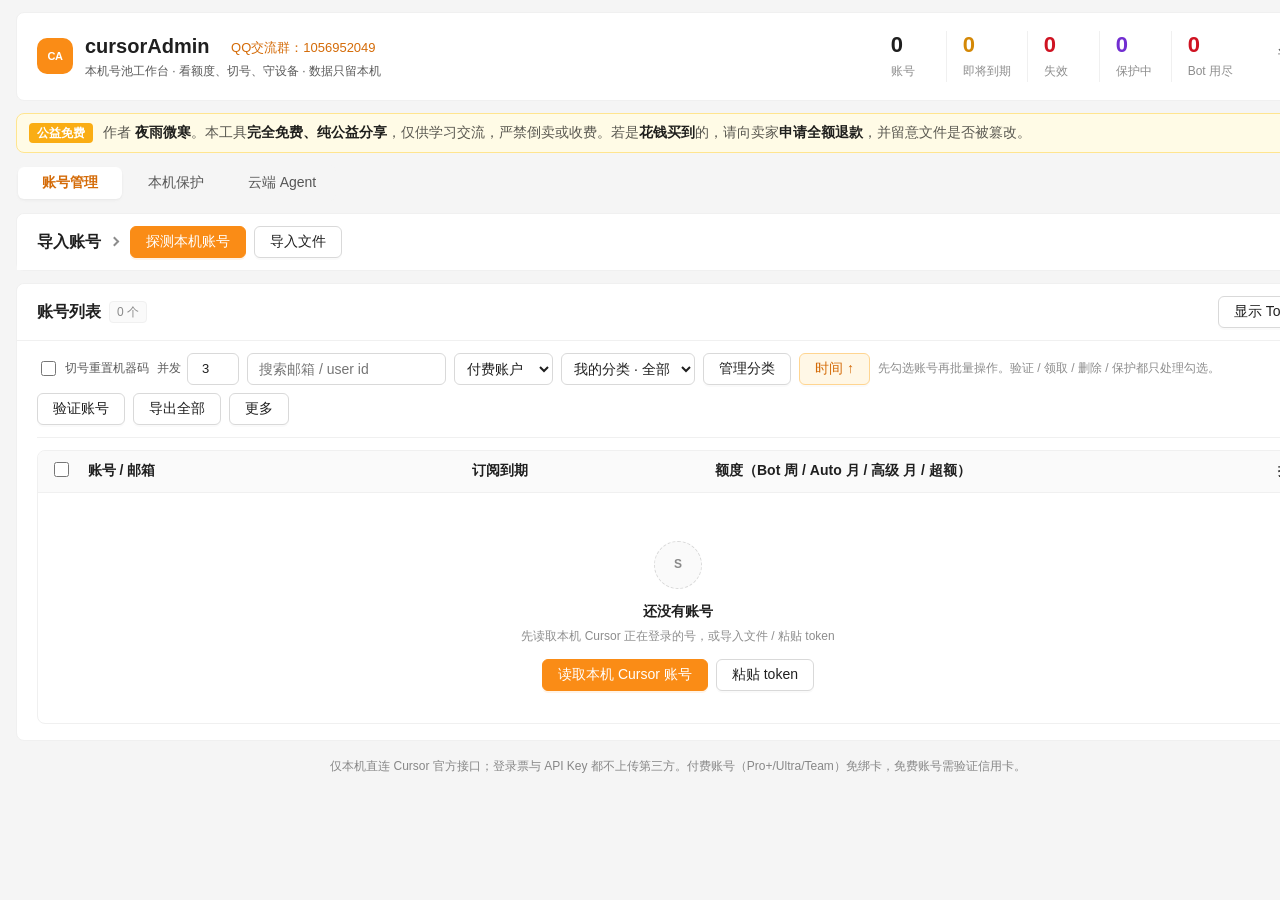
<file: web/index.html>
<!doctype html>
<html lang="zh-CN">
<head>
<meta charset="utf-8" />
<meta name="viewport" content="width=device-width, initial-scale=1" />
<title>cursorAdmin</title>
<link rel="stylesheet" href="style.css" />
</head>
<body>
  <main>
    <header class="glass hero">
      <div class="hero-title">
        <div class="logo">CA</div>
        <div>
          <h1>cursorAdmin <span class="ver" id="appVersion"></span> <a class="qq-group" id="qqGroup" href="https://qm.qq.com/q/POZe1e3WYG" target="_blank" rel="noopener noreferrer" title="点击加入 QQ 交流群">QQ交流群：1056952049</a></h1>
          <p class="sub">本机号池工作台 · 看额度、切号、守设备 · 数据只留本机</p>
        </div>
      </div>
      <div class="hero-side">
        <div class="hero-stats">
          <div class="stat" data-filter="all" role="button" tabindex="0" title="显示全部账号"><b id="statTotal">0</b><span>账号</span></div>
          <div class="stat" data-filter="expiring" role="button" tabindex="0" title="只看 7 天内到期"><b id="statExpiring">0</b><span>即将到期</span></div>
          <div class="stat" data-filter="dead" role="button" tabindex="0" title="只看失效"><b id="statDead">0</b><span>失效</span></div>
          <div class="stat" data-filter="guarding" role="button" tabindex="0" title="只看保护中"><b id="statGuard">0</b><span>保护中</span></div>
          <div class="stat" data-filter="botFull" role="button" tabindex="0" title="只看 Bot 用尽"><b id="statBotFull">0</b><span>Bot 用尽</span></div>
        </div>
        <button type="button" class="btn ghost icon-btn" id="btnHelp" title="使用说明">说明</button>
      </div>
    </header>

    <div class="notice glass" id="freeNotice" role="note">
      <span class="notice-tag">公益免费</span>
      <span>作者 <b>夜雨微寒</b>。本工具<b>完全免费、纯公益分享</b>，仅供学习交流，严禁倒卖或收费。若是<b>花钱买到</b>的，请向卖家<b>申请全额退款</b>，并留意文件是否被篡改。</span>
      <button type="button" class="btn ghost tiny" id="btnHideNotice">收起</button>
    </div>

    <nav class="tab-bar glass" role="tablist" aria-label="功能页">
      <button type="button" class="tab-btn active" id="tabAccounts" role="tab" aria-selected="true" aria-controls="paneAccounts" data-tab="accounts">账号管理</button>
      <button type="button" class="tab-btn" id="tabGuard" role="tab" aria-selected="false" aria-controls="paneGuard" data-tab="guard">本机保护</button>
      <button type="button" class="tab-btn" id="tabAgents" role="tab" aria-selected="false" aria-controls="paneAgents" data-tab="agents">云端 Agent</button>
    </nav>

    <div class="tab-pane" id="paneAccounts" role="tabpanel" aria-labelledby="tabAccounts">
    <section class="glass card is-collapsed" id="importCard">
      <div class="card-head">
        <button type="button" class="card-toggle" id="btnToggleImport" aria-expanded="false" aria-controls="importBody" title="展开或收起导入框">
          <span class="card-toggle-title">导入账号</span>
          <span class="chev" aria-hidden="true"></span>
        </button>
        <div class="actions">
          <button class="btn primary" id="btnDetectLocal">探测本机账号</button>
          <button class="btn" id="btnImportFile">导入文件</button>
        </div>
      </div>
      <div class="import-body" id="importBody">
      <div class="dropzone">
        <textarea id="tokenInput" spellcheck="false"
          placeholder="粘贴 token，每行一个。支持：&#10;邮箱----user_01XXXX::eyJ...&#10;user_01XXXX::eyJ... 或裸 JWT&#10;也可直接粘贴 JSON / 点「导入文件」。"></textarea>
      </div>
      <div class="row-actions">
        <button class="btn primary" id="btnAddText">添加到列表</button>
        <label class="conc" title="导入后立刻联网验证这些号：是否有效、邮箱、套餐、订阅剩余时间、Bot / Auto / 高级 用量">
          <input type="checkbox" id="autoVerifyChk" checked /> 导入后自动验证
        </label>
        <span class="hint" id="importHint">支持批量多行或多个 JSON；「邮箱----token」会直接认出邮箱。</span>
      </div>
      </div>
    </section>

    <section class="glass card" id="accountsCard">
      <div class="card-head">
          <h2>账号列表 <span class="pill idle" id="countPill">0 个</span> <span class="pill guard" id="guardGlobal" role="button" tabindex="0" title="本机设备保护运行中：点击打开本机保护页。离开该页不会停止保护。" hidden></span></h2>
          <div class="actions">
            <button type="button" class="btn" id="btnShowTokens" aria-pressed="false" title="在账号格分别显示 Worksession token 与 refresh_token，可单独复制">显示 Token</button>
          </div>
      </div>
      <div class="toolbar">
        <div class="toolbar-opts">
          <label class="conc" title="切号时同时重置本机机器码，防止多个小号被 Cursor 关联">
            <input type="checkbox" id="resetMidChk" /> 切号重置机器码
          </label>
          <label class="conc">并发
            <input type="number" id="concInput" min="1" max="10" value="3" />
          </label>
          <input type="search" id="acctSearch" placeholder="搜索邮箱 / user id" autocomplete="off" />
          <select id="acctFilter" title="筛选账号。付费含 Pro / Pro+ / Ultra / Team；Free 只含已验证的免费套餐">
            <option value="all">全部</option>
            <option value="paid" selected>付费账户</option>
            <option value="free">Free 账号</option>
            <option value="local">本机</option>
            <option value="guarding">保护中</option>
            <option value="dead">失效</option>
            <option value="expiring">即将到期</option>
            <option value="botFull">Bot 用尽</option>
            <option value="card">需绑卡</option>
          </select>
          <select id="tagFilter" title="按我的分类筛选。与左侧套餐筛选同时生效">
            <option value="all">我的分类 · 全部</option>
            <option value="none">未分类</option>
          </select>
          <button type="button" class="btn" id="btnManageTags" title="新增、改名或删除自定义分类">管理分类</button>
          <button type="button" class="btn" id="btnSortTime" aria-pressed="true" title="按订阅到期时间升序，更早到期的在前。再点一次改为降序。">时间 ↑</button>
          <span class="hint" id="selHint">先勾选账号再批量操作。验证 / 领取 / 删除 / 保护都只处理勾选。</span>
        </div>
        <div class="toolbar-acts">
          <button class="btn" id="btnVerify" title="验证勾选账号是否有效，并刷新邮箱、套餐、订阅剩余、三池用量、云端登录会话。不做领取。">验证账号</button>
          <button class="btn" id="btnExport" title="全部导出为 txt：先按套餐分大类，大类里再分「未用 Bot / 已用 Bot / 不续费」">导出全部</button>
          <details class="toolbar-more" id="toolbarMore">
            <summary class="btn">更多</summary>
            <div class="toolbar-more-menu">
              <button type="button" class="btn" id="btnClaimAll" title="给勾选账号领取 Sand（Grok Bot）资格；已开通的会跳过">批量领取</button>
              <button type="button" class="btn" id="btnGuardSel" title="给勾选账号开启本机设备保护">批量保护</button>
              <button type="button" class="btn" id="btnGuardStopSel" title="停止勾选账号的本机设备保护">停止选中保护</button>
              <button type="button" class="btn danger" id="btnRemoveSel" title="删除勾选的账号">删除选中</button>
              <button type="button" class="btn danger" id="btnClear" title="清空列表里的全部账号">清空全部</button>
            </div>
          </details>
        </div>
      </div>
      <div class="progress-wrap" id="progressWrap" hidden>
        <div class="progress"><i id="progressBar"></i></div>
        <span class="hint" id="progressText"></span>
      </div>
      <div class="table-wrap">
        <table>
          <thead>
            <tr>
              <th class="col-chk"><input type="checkbox" id="chkAll" title="全选/取消" /></th>
              <th class="sortable" data-sort="added" title="本机当前登录的账号固定在最上面，其余按导入时间，新的在上">账号 / 邮箱</th>
              <th class="sortable" data-sort="remain" title="本机当前登录固定在最上面，其余按订阅到期时间排序，再点一次切换升降序。默认升序：更早到期的在前">订阅到期</th>
              <th class="col-quota sortable" data-sort="bot" title="本机当前登录固定在最上面，其余按 Bot 周用量排序">额度（Bot 周 / Auto 月 / 高级 月 / 超额）</th>
              <th class="col-act">操作</th>
            </tr>
          </thead>
          <tbody id="rows"></tbody>
        </table>
        <div class="empty" id="emptyHint">
          <span class="empty-mark">S</span>
          <b>还没有账号</b>
          <span>先读取本机 Cursor 正在登录的号，或导入文件 / 粘贴 token</span>
          <div class="empty-acts">
            <button type="button" class="btn primary" id="btnEmptyDetect">读取本机 Cursor 账号</button>
            <button type="button" class="btn" id="btnEmptyPaste">粘贴 token</button>
          </div>
        </div>
        <div class="empty" id="filterEmpty" hidden>
          <b>没有符合条件的账号</b>
          <span>试试清空搜索或换一个筛选</span>
        </div>
      </div>
    </section>
    </div>

    <div class="tab-pane" id="paneGuard" role="tabpanel" aria-labelledby="tabGuard" hidden>
    <section class="glass card guard-page" id="guardCard" aria-labelledby="guardTitle">
      <div class="drawer-head">
        <div class="drawer-title">
          <h2 id="guardTitle">本机保护</h2>
        </div>
      </div>
      <div class="guard-account-row">
        <label class="guard-account" for="guardAccountSelect">付费账号
          <select id="guardAccountSelect" title="只列出已验证的付费账号：Pro / Pro+ / Ultra / Team / Business">
            <option value="">选择付费账号</option>
          </select>
        </label>
        <div class="guard-account-info">
          <p class="drawer-email" id="guardEmail"></p>
          <div class="guard-brief" id="guardBrief" hidden></div>
        </div>
      </div>
      <div class="empty" id="guardEmpty">
        <span class="empty-mark">保</span>
        <b>选择一个付费账号</b>
        <span>下拉框只列出已验证的 Pro / Pro+ / Ultra / Team。也可以从账号列表点「本机保护」。离开本页不会停止已启动的保护。</span>
      </div>
      <div id="guardWork" hidden>
      <div class="guard-tools-row">
      <div class="drawer-tools" id="guardOpts">
        <button class="btn tiny" id="guardRefresh" title="重新拉取云端登录设备">刷新</button>
        <button class="btn tiny" id="guardProbe" title="从本机 Cursor 或已存数据探测并记录 refresh_token">探测票</button>
        <button class="btn tiny primary" id="guardRefreshLogin" title="只换新的 access_token，不踢设备">刷登录票</button>
        <button class="btn tiny" id="guardRefreshKick" title="先换新登录票，成功后再立刻踢掉本工具旧客户端。不会动 Cursor IDE">刷票并踢旧</button>
        <button class="btn tiny" id="guardBrowser" title="用该账号登录态打开官方会话页，可过校验或手动踢设备">浏览器打开</button>
        <button class="btn tiny" id="guardDetect" title="比对创建时间，标出刚登录设备，并改勾这些设备">检测登录时间</button>
        <label class="conc guard-interval" for="guardInterval" title="保护开启后每隔这么多秒拉一次云端设备列表">
          间隔
          <input type="number" id="guardInterval" min="5" max="3600" step="5" value="30" />
          秒
        </label>
      </div>
      <div class="drawer-head-acts">
        <button class="btn" id="guardCancel" title="返回账号列表，不影响已启动的保护">返回列表</button>
        <button class="btn guard" id="guardPinLocal" hidden title="用本机 Cursor 登录票认 IDE，必要时连同本工具会话一起保留">一键本机保护</button>
        <button class="btn primary" id="guardStart">启动保护</button>
        <button class="btn danger" id="guardStop" hidden>停止保护</button>
      </div>
      </div>
      <p class="hint guard-diff" id="guardDiff" hidden></p>
      <p class="hint guard-sub" id="guardSub"></p>
      <div class="guard-body" id="guardBody"></div>
      </div>
    </section>
    </div>

    <div class="tab-pane" id="paneAgents" role="tabpanel" aria-labelledby="tabAgents" hidden>
    <section class="glass card" id="agentsCard">
      <div class="card-head">
        <h2>云端 Agent <span class="pill idle" id="apiKeyCountPill">0 把密钥</span></h2>
      </div>
      <div class="dropzone">
        <textarea id="apiKeyInput" spellcheck="false"
          placeholder="粘贴 Cursor API Key，每行一把。形如 crsr_...&#10;在 Dashboard → API Keys 创建：https://cursor.com/dashboard/api"></textarea>
      </div>
      <div class="row-actions">
        <button class="btn primary" id="btnAddApiKey" title="用 /v1/me 校验后存到本机">添加密钥</button>
        <span class="hint">密钥只存本机（与账号同一目录，Windows 走 DPAPI）。上次粘贴的内容会留在输入框，完整密钥不会出现在下面的列表里。</span>
      </div>
      <div id="apiKeyList"></div>
      <div class="empty" id="apiKeyEmpty">
        <span class="empty-mark">A</span>
        <b>还没有 API Key</b>
        <span>粘贴 crsr_ 密钥后点「添加密钥」，即可列出并清理该账号下的云端 Agent</span>
      </div>
    </section>
    </div>

    <p class="foot">仅本机直连 Cursor 官方接口；登录票与 API Key 都不上传第三方。付费账号（Pro+/Ultra/Team）免绑卡，免费账号需验证信用卡。</p>
  </main>

  <div class="modal-mask" id="helpMask" hidden>
    <div class="modal glass help-modal" role="dialog" aria-labelledby="helpTitle">
      <div class="help-head">
        <h2 id="helpTitle">使用说明</h2>
        <button type="button" class="btn ghost tiny" id="helpClose">关闭</button>
      </div>
      <div class="help-scroll">
      <div class="modal-body" id="helpIntro">
        <p>本工具由作者<b>夜雨微寒</b>制作，<b>完全免费</b>，token 只留本机、不上传。严禁倒卖或收费。</p>
        <div class="help-jobs" id="helpJobs"></div>
        <p class="hint">切号会关掉 Cursor；刷登录票会多一台 Desktop App；保护/踢设备不可逆。</p>
      </div>
      <p class="help-more-row"><button type="button" class="btn" id="btnHelpDetail">详细规则</button></p>
      <div class="modal-body" id="helpDetail" hidden>
        <p><b>公益免费声明</b></p>
        <p>本工具由作者<b>夜雨微寒</b>制作，完全免费、纯公益分享，仅供学习交流，严禁倒卖或收费。若你是<b>付费购买</b>得到的，请立即向卖家<b>申请退款</b>——作者夜雨微寒从不收费，付费即被倒卖，并注意甄别文件是否被篡改。</p>
        <p><b>领取规则（按套餐区分）</b></p>
        <ul>
          <li><b>免费 Free 账号</b>：领取 Sand 需要<b>自行手动绑定信用卡</b>。点该账号那一行的<b>「网页领取」</b>，会用它的登录态打开浏览器直接到领取页，你在浏览器里完成绑卡即可。</li>
          <li><b>Pro / Pro+ / Ultra 账号</b>：<b>套餐自带 Sand 资格</b>（Cursor 资格接口返回「付费套餐自动授予」），所以刚导入、一验证就显示「已开通 · 套餐自带」——这不是领取动作，验证是只读的。「领取」对这类号只是再确认一次，会提示「本来就已开通」。</li>
          <li><b>Team 账号</b>：走团队通道，「领取」会自动带 teamId 申请开通。</li>
        </ul>
        <p><b>常用操作</b></p>
        <ul>
          <li><b>导入账号</b>：粘贴 access_token / ws token / <code>邮箱----token</code>（每行一个），或「导入文件」选 cursor_accounts_*.json。导入后<b>自动验证</b>：识别邮箱、套餐、订阅剩余时间、三池用量。账号与状态都会自动保存，下次打开无需重导。</li>
          <li><b>验证账号</b>：只做检查，不领取（不会碰任何领取接口）。判定 token 是否有效（过期 / 被服务端拒绝会标「失效」），读取 Sand 资格状态、套餐、订阅剩余、三池用量。账号下方的「已开通bot / 未开通bot」来自 Cursor 的资格接口，悬停可看是套餐自带还是本次领取。</li>
          <li><b>批量操作</b>：验证 / 领取 / 删除 / 保护都<b>只处理勾选</b>的账号，未勾选时按钮不可点。顶部「更多」里还有清空全部。</li>
          <li><b>删除选中</b>：删除勾选的账号；「清空全部」删列表里所有号（需确认个数）。</li>
          <li><b>探测 Refresh / 刷新登录票</b>：从本机 Cursor 或号池整行记录 refresh_token；「刷登录票」向官方 OAuth 换新票，不踢设备。「刷票并踢旧」必须先换票成功，再立刻踢掉本工具原来那条客户端（官方换票会新开一台 Desktop App）；不会踢 Cursor IDE。<b>切号</b>默认先换新票再写入本机 Cursor，这样「本机」会落在最新那台设备上；取消勾选「先刷新登录票」则只切列表里当前这张票。</li>
          <li><b>显示 Token</b>：点「账号列表」标题右侧的按钮，或某一行账号下方的钥匙图标。会分别展示 Worksession（<code>user_id::jwt</code>）和 Refresh，可单独复制。默认关闭。同一排图标还有复制、网页领取、领取和移除，悬停可看说明。</li>
          <li><b>进控制台</b>：用该账号登录态打开隔离浏览器到 Cursor 控制台（dashboard/spending），可直接看用量 / 账单 / 设置。每个账号一个独立浏览器 profile，不影响你日常浏览器的登录。</li>
          <li><b>查看设备</b>：用该号已有的登录票（token）直接调官方接口，<b>不必每次浏览器登录</b>。对应 dashboard Settings → Active Sessions；可勾选后<b>踢掉所选</b>，也可单台踢下线（与官网 Revoke 相同，成功后应立刻从列表消失）。刷登录票新开的 Desktop App 会标<b>刚换票</b>，并排到本机 / 本工具后面、比其它设备靠前（官方接口通常把它放在列表末尾）。若被网站人机校验拦截，点一次<b>「打开 / 显示浏览器」</b>即可：每个账号只开一扇隔离窗口，之后检测和踢下线都复用它，不会每 30 秒再开新窗口。请保持 cursor.com 标签不要关。接口不提供电脑名或 IP。若该号正在本机 Cursor 登录，会用本机 JWT 的签发时间去对客户端创建时间：对上恰好一条就标<b>本机</b>（共号多台客户端时也能认），并记住这台机器的机器码与 sessionId；对不上才退回「一条客户端=本机 / 多条=可能是本机」。切号重置机器码后需重新对上一次。</li>
          <li><b>本机设备保护</b>：账号列表每行点「本机保护」打开<b>本机保护页</b>；<b>一键本机保护在该页里</b>，须先在本机 Cursor 登录该号。保护运行中也是打开该页，<b>停止保护在该页里</b>。开启前<b>勾选要保留的设备</b>，可用「全选保留 / 全不选 / 只留本机」，再点<b>立即删除未勾选</b>马上踢掉其余设备；也可设置<b>检测间隔（秒，默认 30）</b>后启动持续保护。该页里的<b>「检测登录时间」</b>会再弹一层设间隔（默认 120 秒）：把设备创建时间与本机现在比对，落在间隔内的标<b>刚登录</b>，并<b>清空原勾选、只勾这些刚登录设备</b>。<b>一键本机保护</b>用本机 Cursor 登录票的签发时间对上那条客户端，必要时连同本工具自己的会话一起保留，<b>不会再靠刷登录票认设备</b>。刷票会另开一条客户端，旧逻辑会把它当成「本机」把 Cursor 踢掉。对不上唯一一条 Cursor 客户端则不开保护。<b>可同时保护多个账号</b>：表格勾选后点「更多 → 批量保护」，每个号自动保留当前在线设备（有上次勾选则沿用），之后新登录会被踢；「停止选中保护」停勾选的号。顶部「保护中 N 个账号」可打开该页，多号时页里可切换。点「返回列表」或切到别的页只离开本页，<b>不会停止保护</b>。保留名单不能为空；踢掉本工具自己用的那张登录票后，保护最多约 10 分钟失效并自动停止。重启本工具后需要重新点「本机保护」或再批量开启（会回填上次的勾选与间隔）。</li>
          <li><b>云端 Agent</b>：在顶部「云端 Agent」页。与登录票账号列表独立。把 Cursor Dashboard → <a href="https://cursor.com/dashboard/api" target="_blank" rel="noopener">API Keys</a> 里创建的用户密钥（<code>crsr_...</code>）粘贴进来，按密钥列出该账号下全部 Cloud Agent（含已归档）。列表每行可单独删除；「一键清理」会<b>永久删除</b>这把密钥下的全部 Agent，不可恢复，删除前会弹出数量确认。密钥只存本机、不上传；列表不显示完整密钥，输入框会记住上次粘贴的内容。</li>
        </ul>
        <p><b>额度怎么看</b></p>
        <ul>
          <li><b>Bot 周用量</b>：Sand（Grok Bot）专属额度，<b>每周重置</b>；来自 GetSandUsageStatus。</li>
          <li><b>Auto 月用量</b> / <b>高级(API) 月用量</b>：账单月内两个独立的池子，来自 usage-summary。三者互不相加；Cursor 自己的「总用量」是两池加权混合值，这里不再当用量显示。</li>
          <li><b>超额（按量已扣）</b>：on-demand 真实扣费。进度条按默认上限 <b>$20</b> 计算（接口不给封顶）；数字是已扣金额 / $20，满格即已超过默认超额额度。</li>
        </ul>
      </div>
      </div>
      <div class="help-foot">
        <label class="modal-check"><input type="checkbox" id="helpHide" /> 不再显示</label>
        <button class="btn primary" id="helpOk">知道了</button>
      </div>
    </div>
  </div>

  <div class="modal-mask" id="sessionMask" hidden>
    <div class="modal glass">
      <h2 id="sessionTitle">登录设备</h2>
      <p class="hint modal-sub" id="sessionSub"></p>
      <div class="modal-body" id="sessionBody"></div>
      <p class="hint modal-foot">对应 Settings → Active Sessions。刷票新开的客户端会标「刚换票」并排到前面。勾选后可「踢掉所选」，成功后应立刻从列表消失。接口不提供电脑名或 IP。</p>
      <div class="modal-actions">
        <button class="btn" id="sessionBrowser" title="用该账号登录态打开官方会话页，可过校验或手动踢设备">浏览器打开</button>
        <button class="btn" id="sessionRefresh" title="重新拉取云端登录设备">刷新</button>
        <button class="btn primary" id="sessionOk">关闭</button>
      </div>
    </div>
  </div>

  <div class="modal-mask nested" id="loginDetectMask" hidden>
    <div class="modal glass quit" role="dialog" aria-labelledby="loginDetectTitle">
      <h2 id="loginDetectTitle">检测登录时间</h2>
      <p class="hint">把每台设备的创建时间与本机现在比对。落在间隔内的会标「刚登录」，并清空原勾选、只勾这些刚登录设备（接口没有电脑名）。</p>
      <label class="conc" for="loginDetectSec">间隔
        <input type="number" id="loginDetectSec" min="5" max="3600" step="5" value="120" />
        秒内
      </label>
      <div class="modal-actions">
        <button type="button" class="btn" id="loginDetectCancel">取消</button>
        <button type="button" class="btn primary" id="loginDetectOk">开始检测</button>
      </div>
    </div>
  </div>

  <div class="modal-mask" id="menuMask" hidden>
    <div class="modal glass sheet" role="dialog" aria-modal="true" aria-labelledby="menuTitle">
      <div class="sheet-head">
        <div class="sheet-head-text">
          <h2 id="menuTitle">操作</h2>
          <p class="hint modal-sub" id="menuSub"></p>
          <div class="menu-meta" id="menuMeta"></div>
        </div>
        <button type="button" class="btn ghost tiny" id="menuClose">关闭</button>
      </div>
      <div id="menuBody"></div>
    </div>
  </div>

  <div class="modal-mask" id="quitMask" hidden>
    <div class="modal glass quit">
      <h2>退出确认</h2>
      <p class="hint">确定关闭 cursorAdmin？</p>
      <div class="modal-actions">
        <button type="button" class="btn" id="quitCancel">取消</button>
        <button type="button" class="btn danger" id="quitOk">关闭应用</button>
      </div>
    </div>
  </div>

  <div class="modal-mask nested" id="switchConfirmMask" hidden>
    <div class="modal glass quit" role="dialog" aria-labelledby="switchConfirmTitle" aria-describedby="switchConfirmBody">
      <h2 id="switchConfirmTitle">切号确认</h2>
      <div id="switchConfirmBody">
        <p class="hint">确定把本机 Cursor 切到该账号？会先关掉当前 Cursor，写入登录态后再自动重启。</p>
      </div>
      <div id="switchConfirmOpts">
        <label class="modal-check"><input type="checkbox" id="switchRefreshFirstChk" /> 先刷新登录票再写入本机 Cursor</label>
        <label class="modal-check"><input type="checkbox" id="switchKickOldChk" checked /> 踢掉刷新前本工具的旧客户端（不会踢 Cursor IDE）</label>
      </div>
      <label class="modal-check" id="loginBotUrlWrap" hidden>
        Grok Bot 授权链接（loginDeepControl，不要在网页点 Sign in）
        <textarea id="loginBotUrlInput" rows="2" spellcheck="false" placeholder="https://cursor.com/loginDeepControl?challenge=…&uuid=…"></textarea>
      </label>
      <div class="modal-actions">
        <button type="button" class="btn" id="switchConfirmCancel">取消</button>
        <button type="button" class="btn primary" id="switchConfirmOk">确认切号</button>
      </div>
    </div>
  </div>

  <div class="modal-mask nested" id="refreshTicketMask" hidden>
    <div class="modal glass quit" role="dialog" aria-labelledby="refreshTicketTitle">
      <h2 id="refreshTicketTitle">刷新登录票确认</h2>
      <p class="hint" id="refreshTicketBody"></p>
      <p class="hint danger-note">会向官方换一张新登录票，并新开一台 Desktop App。不会踢掉现有设备。</p>
      <div class="modal-actions">
        <button type="button" class="btn" id="refreshTicketCancel">取消</button>
        <button type="button" class="btn primary" id="refreshTicketOk">确认刷新</button>
      </div>
    </div>
  </div>

  <div class="modal-mask nested" id="guardStartMask" hidden>
    <div class="modal glass quit" role="dialog" aria-labelledby="guardStartTitle">
      <h2 id="guardStartTitle">启动保护确认</h2>
      <p class="hint">请注意甄别并保留你当前机器上的设备，确认后会立即踢掉未选中的设备。</p>
      <p class="hint danger-note">选择失误会导致 token 失效，无法再登录。</p>
      <p class="hint" id="guardStartCount"></p>
      <div class="modal-actions">
        <button type="button" class="btn" id="guardStartCancel">取消</button>
        <button type="button" class="btn danger" id="guardStartOk">确认启动</button>
      </div>
    </div>
  </div>

  <div class="modal-mask" id="tagMask" hidden>
    <div class="modal glass" role="dialog" aria-labelledby="tagTitle">
      <h2 id="tagTitle">管理分类</h2>
      <p class="hint">分类是标签，一个账号可以打多个。付费账户等系统筛选不受影响。</p>
      <form id="tagAddForm" class="tag-add">
        <input type="text" id="tagNameInput" maxlength="24" placeholder="新分类名称" autocomplete="off" />
        <button type="submit" class="btn primary" id="tagAddBtn">新增</button>
      </form>
      <p class="hint tag-error" id="tagFormError" hidden></p>
      <ul id="tagList" class="tag-list"></ul>
      <div class="modal-actions">
        <button type="button" class="btn" id="tagClose">关闭</button>
      </div>
    </div>
  </div>

  <div class="modal-mask nested" id="tagPickMask" hidden>
    <div class="modal glass quit" role="dialog" aria-labelledby="tagPickTitle">
      <h2 id="tagPickTitle">账号分类</h2>
      <p class="hint" id="tagPickSub"></p>
      <div id="tagPickBody"></div>
      <div class="modal-actions">
        <button type="button" class="btn" id="tagPickClose">关闭</button>
      </div>
    </div>
  </div>

  <div class="toast" id="toast" hidden></div>
  <script src="app.js"></script>
</body>
</html>
</file>
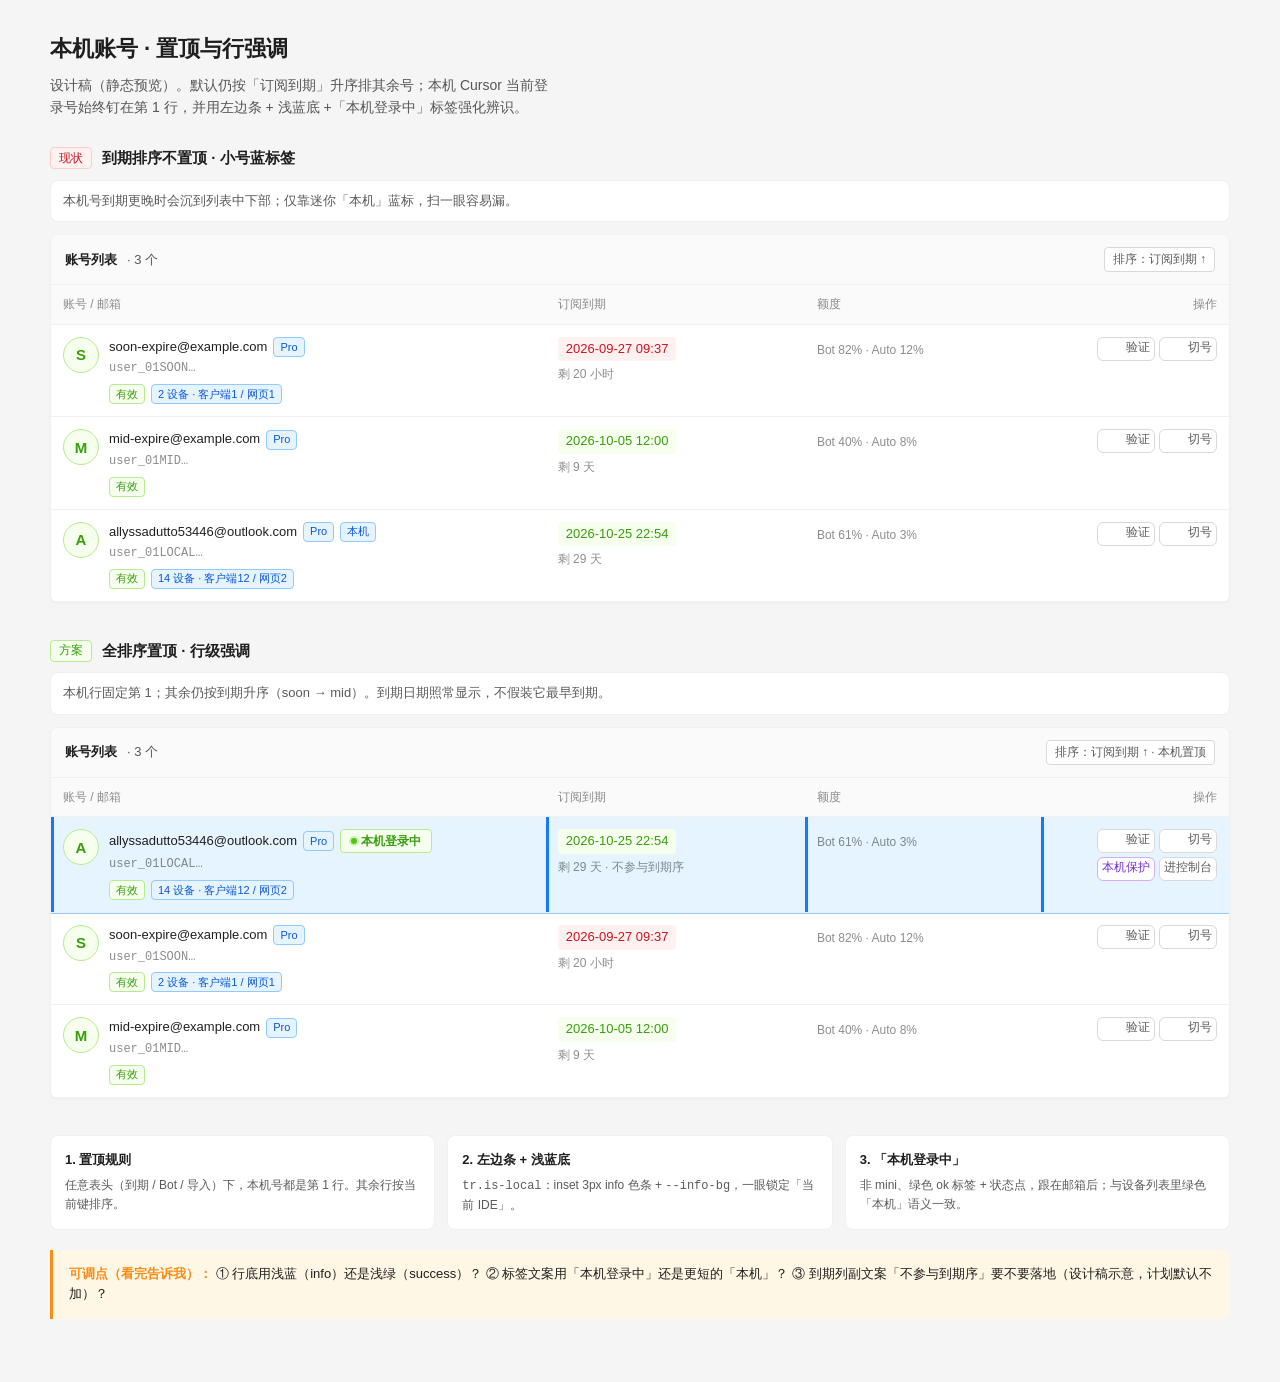
<file: design/local-account-pin-mockup.html>
<!DOCTYPE html>
<html lang="zh-CN">
<head>
  <meta charset="utf-8" />
  <meta name="viewport" content="width=device-width, initial-scale=1" />
  <title>设计稿 · 本机账号置顶与行强调</title>
  <style>
    :root {
      --brand: #fa8c16;
      --ink: rgba(0, 0, 0, 0.88);
      --ink-secondary: rgba(0, 0, 0, 0.65);
      --muted: rgba(0, 0, 0, 0.45);
      --line: #f0f0f0;
      --border: #d9d9d9;
      --surface: #ffffff;
      --surface-soft: #fafafa;
      --layout-bg: #f5f5f5;
      --success: #52c41a;
      --success-dark: #389e0d;
      --success-bg: #f6ffed;
      --success-line: #b7eb8f;
      --info: #1677ff;
      --info-dark: #0958d9;
      --info-bg: #e6f4ff;
      --info-line: #91caff;
      --warning-bg: #fffbe6;
      --warning-line: #ffe58f;
      --warning-dark: #d48806;
      --danger-bg: #fff2f0;
      --viz-4: #722ed1;
      --radius-tag: 4px;
      --radius-sm: 6px;
      --radius-md: 8px;
      --control-h-sm: 24px;
      --font: -apple-system, BlinkMacSystemFont, "Segoe UI", Roboto, "PingFang SC",
        "Hiragino Sans GB", "Microsoft YaHei", sans-serif;
    }
    * { box-sizing: border-box; }
    body {
      margin: 0;
      padding: 32px 24px 64px;
      font: 14px/1.57 var(--font);
      color: var(--ink);
      background: var(--layout-bg);
    }
    .page { max-width: 1180px; margin: 0 auto; }
    h1 { margin: 0 0 8px; font-size: 22px; font-weight: 600; }
    .lead { margin: 0 0 28px; color: var(--ink-secondary); max-width: 64ch; }
    .section { margin-bottom: 36px; }
    .section h2 {
      margin: 0 0 10px;
      font-size: 15px;
      font-weight: 600;
      display: flex;
      align-items: center;
      gap: 10px;
    }
    .badge {
      display: inline-flex;
      align-items: center;
      height: 22px;
      padding: 0 8px;
      border-radius: var(--radius-tag);
      font-size: 12px;
      font-weight: 500;
      border: 1px solid;
    }
    .badge.now { color: #cf1322; background: var(--danger-bg); border-color: #ffccc7; }
    .badge.prop { color: var(--success-dark); background: var(--success-bg); border-color: var(--success-line); }
    .note {
      margin: 0 0 12px;
      padding: 10px 12px;
      background: var(--surface);
      border: 1px solid var(--line);
      border-radius: var(--radius-md);
      color: var(--ink-secondary);
      font-size: 13px;
    }
    .card {
      background: var(--surface);
      border: 1px solid var(--line);
      border-radius: var(--radius-md);
      overflow: hidden;
      box-shadow: 0 1px 2px rgba(0,0,0,.03);
    }
    .toolbar {
      display: flex;
      align-items: center;
      gap: 10px;
      padding: 12px 14px;
      border-bottom: 1px solid var(--line);
      background: var(--surface-soft);
      font-size: 13px;
      color: var(--ink-secondary);
    }
    .toolbar strong { color: var(--ink); font-weight: 600; }
    .sort-chip {
      margin-left: auto;
      padding: 2px 8px;
      border-radius: var(--radius-tag);
      border: 1px solid var(--border);
      background: #fff;
      font-size: 12px;
    }
    table {
      width: 100%;
      border-collapse: collapse;
      table-layout: fixed;
    }
    th {
      text-align: left;
      padding: 10px 12px;
      font-size: 12px;
      font-weight: 500;
      color: var(--muted);
      background: var(--surface-soft);
      border-bottom: 1px solid var(--line);
    }
    td {
      padding: 12px;
      vertical-align: top;
      border-bottom: 1px solid var(--line);
      font-size: 13px;
    }
    th:nth-child(1), td:nth-child(1) { width: 42%; }
    th:nth-child(2), td:nth-child(2) { width: 22%; }
    th:nth-child(3), td:nth-child(3) { width: 20%; }
    th:nth-child(4), td:nth-child(4) { width: 16%; text-align: right; }
    .acct { display: flex; gap: 10px; align-items: flex-start; min-width: 0; }
    .avatar {
      flex: none;
      width: 36px; height: 36px;
      border-radius: 50%;
      display: inline-flex; align-items: center; justify-content: center;
      font-size: 15px; font-weight: 600;
      color: var(--success-dark);
      background: var(--success-bg);
      border: 1px solid var(--success-line);
    }
    .mail {
      font-weight: 500;
      white-space: nowrap;
      overflow: hidden;
      text-overflow: ellipsis;
    }
    .mail-line { display: flex; align-items: center; flex-wrap: wrap; gap: 6px; min-width: 0; }
    .uid { color: var(--muted); font-size: 12px; font-family: ui-monospace, monospace; margin-top: 2px; }
    .tags { display: flex; flex-wrap: wrap; gap: 6px; margin-top: 6px; }
    .pill {
      display: inline-flex; align-items: center; gap: 4px;
      height: 22px; padding: 0 8px;
      border-radius: var(--radius-tag);
      border: 1px solid var(--border);
      background: #fff;
      font-size: 12px; color: var(--ink-secondary);
    }
    .pill.mini { height: 20px; padding: 0 6px; font-size: 11px; }
    .pill.info { color: var(--info-dark); background: var(--info-bg); border-color: var(--info-line); }
    .pill.ok { color: var(--success-dark); background: var(--success-bg); border-color: var(--success-line); }
    .pill.warn { color: var(--warning-dark); background: var(--warning-bg); border-color: var(--warning-line); }
    .exp {
      display: inline-block;
      padding: 2px 8px;
      border-radius: var(--radius-tag);
      background: #fff1f0;
      color: #cf1322;
      font-variant-numeric: tabular-nums;
    }
    .exp.ok { background: var(--success-bg); color: var(--success-dark); }
    .hint { color: var(--muted); font-size: 12px; margin-top: 4px; }
    .act {
      display: grid;
      grid-template-columns: 1fr 1fr;
      gap: 4px;
      width: 120px;
      margin-left: auto;
    }
    .act .btn {
      height: var(--control-h-sm);
      padding: 0 4px;
      border: 1px solid var(--border);
      border-radius: var(--radius-sm);
      background: #fff;
      font-size: 12px;
      color: var(--ink-secondary);
      cursor: default;
    }
    .act .btn.guard { color: var(--viz-4); border-color: #d3adf7; }

    tr.is-local td {
      background: var(--info-bg);
      box-shadow: inset 3px 0 0 var(--info);
    }
    tr.is-local {
      box-shadow: 0 1px 0 0 var(--info-line);
    }
    .pill.local-now {
      color: var(--success-dark);
      background: var(--success-bg);
      border-color: var(--success-line);
      font-weight: 600;
      height: 24px;
      padding: 0 10px;
      font-size: 12px;
    }
    .pill.local-now::before {
      content: "";
      width: 6px; height: 6px;
      border-radius: 50%;
      background: var(--success);
      box-shadow: 0 0 0 2px rgba(82, 196, 26, 0.25);
    }

    .legend {
      display: grid;
      grid-template-columns: repeat(auto-fit, minmax(220px, 1fr));
      gap: 12px;
      margin-top: 28px;
    }
    .legend article {
      padding: 14px;
      background: var(--surface);
      border: 1px solid var(--line);
      border-radius: var(--radius-md);
    }
    .legend h3 { margin: 0 0 6px; font-size: 13px; }
    .legend p { margin: 0; font-size: 12px; color: var(--ink-secondary); }
    .callout {
      margin-top: 20px;
      padding: 14px 16px;
      border-left: 3px solid var(--brand);
      background: #fff7e6;
      border-radius: 0 var(--radius-md) var(--radius-md) 0;
      font-size: 13px;
    }
    .callout strong { color: var(--brand); }
  </style>
</head>
<body>
  <div class="page">
    <h1>本机账号 · 置顶与行强调</h1>
    <p class="lead">
      设计稿（静态预览）。默认仍按「订阅到期」升序排其余号；本机 Cursor 当前登录号始终钉在第 1 行，并用左边条 + 浅蓝底 +「本机登录中」标签强化辨识。
    </p>

    <section class="section">
      <h2><span class="badge now">现状</span> 到期排序不置顶 · 小号蓝标签</h2>
      <p class="note">本机号到期更晚时会沉到列表中下部；仅靠迷你「本机」蓝标，扫一眼容易漏。</p>
      <div class="card">
        <div class="toolbar">
          <strong>账号列表</strong> · 3 个
          <span class="sort-chip">排序：订阅到期 ↑</span>
        </div>
        <table>
          <thead>
            <tr>
              <th>账号 / 邮箱</th>
              <th>订阅到期</th>
              <th>额度</th>
              <th>操作</th>
            </tr>
          </thead>
          <tbody>
            <tr>
              <td>
                <div class="acct">
                  <span class="avatar">S</span>
                  <div>
                    <div class="mail-line"><span class="mail">soon-expire@example.com</span><span class="pill info mini">Pro</span></div>
                    <div class="uid">user_01SOON…</div>
                    <div class="tags">
                      <span class="pill ok mini">有效</span>
                      <span class="pill info mini">2 设备 · 客户端1 / 网页1</span>
                    </div>
                  </div>
                </div>
              </td>
              <td><span class="exp">2026-09-27 09:37</span><div class="hint">剩 20 小时</div></td>
              <td><div class="hint">Bot 82% · Auto 12%</div></td>
              <td><div class="act"><span class="btn">验证</span><span class="btn">切号</span></div></td>
            </tr>
            <tr>
              <td>
                <div class="acct">
                  <span class="avatar">M</span>
                  <div>
                    <div class="mail-line"><span class="mail">mid-expire@example.com</span><span class="pill info mini">Pro</span></div>
                    <div class="uid">user_01MID…</div>
                    <div class="tags"><span class="pill ok mini">有效</span></div>
                  </div>
                </div>
              </td>
              <td><span class="exp ok">2026-10-05 12:00</span><div class="hint">剩 9 天</div></td>
              <td><div class="hint">Bot 40% · Auto 8%</div></td>
              <td><div class="act"><span class="btn">验证</span><span class="btn">切号</span></div></td>
            </tr>
            <tr>
              <td>
                <div class="acct">
                  <span class="avatar">A</span>
                  <div>
                    <div class="mail-line">
                      <span class="mail">allyssadutto53446@outlook.com</span>
                      <span class="pill info mini">Pro</span>
                      <span class="pill info mini">本机</span>
                    </div>
                    <div class="uid">user_01LOCAL…</div>
                    <div class="tags">
                      <span class="pill ok mini">有效</span>
                      <span class="pill info mini">14 设备 · 客户端12 / 网页2</span>
                    </div>
                  </div>
                </div>
              </td>
              <td><span class="exp ok">2026-10-25 22:54</span><div class="hint">剩 29 天</div></td>
              <td><div class="hint">Bot 61% · Auto 3%</div></td>
              <td><div class="act"><span class="btn">验证</span><span class="btn">切号</span></div></td>
            </tr>
          </tbody>
        </table>
      </div>
    </section>

    <section class="section">
      <h2><span class="badge prop">方案</span> 全排序置顶 · 行级强调</h2>
      <p class="note">本机行固定第 1；其余仍按到期升序（soon → mid）。到期日期照常显示，不假装它最早到期。</p>
      <div class="card">
        <div class="toolbar">
          <strong>账号列表</strong> · 3 个
          <span class="sort-chip">排序：订阅到期 ↑ · 本机置顶</span>
        </div>
        <table>
          <thead>
            <tr>
              <th>账号 / 邮箱</th>
              <th>订阅到期</th>
              <th>额度</th>
              <th>操作</th>
            </tr>
          </thead>
          <tbody>
            <tr class="is-local">
              <td>
                <div class="acct">
                  <span class="avatar">A</span>
                  <div>
                    <div class="mail-line">
                      <span class="mail">allyssadutto53446@outlook.com</span>
                      <span class="pill info mini">Pro</span>
                      <span class="pill local-now" title="本机 Cursor 当前登录的是这个号">本机登录中</span>
                    </div>
                    <div class="uid">user_01LOCAL…</div>
                    <div class="tags">
                      <span class="pill ok mini">有效</span>
                      <span class="pill info mini">14 设备 · 客户端12 / 网页2</span>
                    </div>
                  </div>
                </div>
              </td>
              <td><span class="exp ok">2026-10-25 22:54</span><div class="hint">剩 29 天 · 不参与到期序</div></td>
              <td><div class="hint">Bot 61% · Auto 3%</div></td>
              <td>
                <div class="act">
                  <span class="btn">验证</span><span class="btn">切号</span>
                  <span class="btn guard">本机保护</span><span class="btn">进控制台</span>
                </div>
              </td>
            </tr>
            <tr>
              <td>
                <div class="acct">
                  <span class="avatar">S</span>
                  <div>
                    <div class="mail-line"><span class="mail">soon-expire@example.com</span><span class="pill info mini">Pro</span></div>
                    <div class="uid">user_01SOON…</div>
                    <div class="tags">
                      <span class="pill ok mini">有效</span>
                      <span class="pill info mini">2 设备 · 客户端1 / 网页1</span>
                    </div>
                  </div>
                </div>
              </td>
              <td><span class="exp">2026-09-27 09:37</span><div class="hint">剩 20 小时</div></td>
              <td><div class="hint">Bot 82% · Auto 12%</div></td>
              <td><div class="act"><span class="btn">验证</span><span class="btn">切号</span></div></td>
            </tr>
            <tr>
              <td>
                <div class="acct">
                  <span class="avatar">M</span>
                  <div>
                    <div class="mail-line"><span class="mail">mid-expire@example.com</span><span class="pill info mini">Pro</span></div>
                    <div class="uid">user_01MID…</div>
                    <div class="tags"><span class="pill ok mini">有效</span></div>
                  </div>
                </div>
              </td>
              <td><span class="exp ok">2026-10-05 12:00</span><div class="hint">剩 9 天</div></td>
              <td><div class="hint">Bot 40% · Auto 8%</div></td>
              <td><div class="act"><span class="btn">验证</span><span class="btn">切号</span></div></td>
            </tr>
          </tbody>
        </table>
      </div>
    </section>

    <div class="legend">
      <article>
        <h3>1. 置顶规则</h3>
        <p>任意表头（到期 / Bot / 导入）下，本机号都是第 1 行。其余行按当前键排序。</p>
      </article>
      <article>
        <h3>2. 左边条 + 浅蓝底</h3>
        <p><code>tr.is-local</code>：inset 3px info 色条 + <code>--info-bg</code>，一眼锁定「当前 IDE」。</p>
      </article>
      <article>
        <h3>3. 「本机登录中」</h3>
        <p>非 mini、绿色 ok 标签 + 状态点，跟在邮箱后；与设备列表里绿色「本机」语义一致。</p>
      </article>
    </div>

    <div class="callout">
      <strong>可调点（看完告诉我）：</strong>
      ① 行底用浅蓝（info）还是浅绿（success）？
      ② 标签文案用「本机登录中」还是更短的「本机」？
      ③ 到期列副文案「不参与到期序」要不要落地（设计稿示意，计划默认不加）？
    </div>
  </div>
</body>
</html>
</file>
<file: web/style.css>
/* 地图帮品牌令牌（2026统一规范文档/设计规范/02_设计令牌.md） */
:root {
  --brand: #fa8c16;
  --brand-hover: #ffa940;
  --brand-dark: #d46b08;
  --brand-heavy: #ad4e00;
  --brand-rgb: 250, 140, 22;
  --brand-light: #ffc069;
  --brand-soft: #fff7e6;
  --brand-soft-strong: #ffe7ba;
  --brand-line: #ffd591;
  --brand-tint: #fffbf5;
  --brand-action: var(--brand-heavy);
  --brand-action-hover: var(--brand-dark);
  --brand-action-active: var(--brand-dark);

  --ink: rgba(0, 0, 0, 0.88);
  --ink-secondary: rgba(0, 0, 0, 0.65);
  --muted: rgba(0, 0, 0, 0.45);
  --ink-disabled: rgba(0, 0, 0, 0.25);
  --border: #d9d9d9;
  --line: #f0f0f0;
  --surface: #ffffff;
  --surface-soft: #fafafa;
  --layout-bg: #f5f5f5;

  --success: #52c41a;
  --success-dark: #389e0d;
  --success-bg: #f6ffed;
  --success-line: #b7eb8f;
  --danger: #ff4d4f;
  --danger-dark: #cf1322;
  --danger-bg: #fff2f0;
  --danger-line: #ffccc7;
  --warning: #faad14;
  --warning-dark: #d48806;
  --warning-bg: #fffbe6;
  --warning-line: #ffe58f;
  --info: #1677ff;
  --info-dark: #0958d9;
  --info-bg: #e6f4ff;
  --info-line: #91caff;
  --viz-4: #722ed1;

  --radius-tag: 4px;
  --radius-sm: 6px;
  --radius-md: 8px;
  --radius-lg: 12px;
  --radius-pill: 999px;
  --control-h-sm: 24px;
  --control-h: 32px;
  --control-h-lg: 40px;
  --font-sans: -apple-system, BlinkMacSystemFont, "Segoe UI", Roboto, "PingFang SC",
    "Hiragino Sans GB", "Microsoft YaHei", "Helvetica Neue", Arial, sans-serif;
  --font-mono: "SF Mono", Consolas, "Liberation Mono", Menlo, monospace;
  --shadow-sm: 0 1px 2px rgba(0, 0, 0, 0.03), 0 1px 6px -1px rgba(0, 0, 0, 0.02), 0 2px 4px rgba(0, 0, 0, 0.02);
  --shadow-md: 0 6px 16px 0 rgba(0, 0, 0, 0.08), 0 3px 6px -4px rgba(0, 0, 0, 0.12), 0 9px 28px 8px rgba(0, 0, 0, 0.05);
  --shadow-btn: 0 2px 0 rgba(0, 0, 0, 0.02);
  --shadow-btn-primary: 0 2px 0 rgba(250, 140, 22, 0.1);
  --focus-ring: 0 0 0 2px rgba(250, 140, 22, 0.2);
  --space-1: 4px;
  --space-2: 8px;
  --space-3: 12px;
  --space-4: 16px;
  --space-5: 20px;
  --space-6: 24px;
  --dur-fast: 150ms;
  --dur: 200ms;
  --z-dropdown: 1000;
  --z-sticky: 1020;
  --z-modal: 1050;
  --z-toast: 1080;
  --shadow-lg: 0 12px 32px rgba(0, 0, 0, 0.12), 0 4px 12px rgba(0, 0, 0, 0.08);

  --ink-soft: var(--ink-secondary);
  --ink-faint: var(--muted);
  --ok: var(--success-dark);
  --warn: var(--warning-dark);
  --bad: var(--danger-dark);
  --guard: var(--viz-4);
  --field: var(--surface);
  --field-edge: var(--border);
  --blue: var(--brand);
  --blue-deep: var(--brand-dark);
  --radius: var(--radius-md);
}

* { box-sizing: border-box; }

body {
  margin: 0;
  min-height: 100vh;
  color: var(--ink);
  font-family: var(--font-sans);
  font-size: 14px;
  font-weight: 400;
  line-height: 1.57;
  background: var(--layout-bg);
  -webkit-font-smoothing: antialiased;
}

.aurora, .blob { display: none; }

main {
  position: relative;
  z-index: 1;
  max-width: none;
  margin: 0;
  padding: var(--space-3) var(--space-4) var(--space-5);
  display: grid;
  gap: var(--space-3);
}

.glass {
  background: var(--surface);
  border: 1px solid var(--line);
  border-radius: var(--radius-md);
}

.hero {
  padding: var(--space-4) var(--space-5);
  display: flex;
  align-items: center;
  justify-content: space-between;
  gap: var(--space-4);
  flex-wrap: wrap;
}
.hero-title { display: flex; align-items: center; gap: var(--space-3); min-width: 0; }
.logo {
  width: 36px;
  height: 36px;
  border-radius: 10px;
  flex: none;
  display: grid;
  place-items: center;
  color: #fff;
  font-weight: 700;
  font-size: 11px;
  letter-spacing: -0.04em;
  background: var(--brand);
  border: 0;
}
h1 {
  margin: 0;
  font-size: 20px;
  font-weight: 600;
  line-height: 1.4;
}
.sub { margin: 2px 0 0; color: var(--ink-secondary); font-size: 12px; line-height: 1.5; }
.ver {
  margin-left: 6px;
  font-size: 12px;
  font-weight: 400;
  color: var(--muted);
  vertical-align: middle;
}
h1 .qq-group {
  margin-left: 10px;
  font-size: 13px;
  font-weight: 500;
  color: var(--brand-dark);
  text-decoration: none;
  vertical-align: middle;
}
h1 .qq-group:hover { text-decoration: underline; }

.hero-side { display: flex; align-items: center; gap: var(--space-4); flex-wrap: wrap; }
.hero-stats {
  display: flex;
  align-items: stretch;
  gap: 0;
  padding: 2px 0;
}
.stat {
  min-width: 72px;
  padding: 0 var(--space-4);
  text-align: left;
  border-radius: 0;
  background: transparent;
  border: 0;
  border-right: 1px solid var(--line);
  cursor: pointer;
}
.stat:last-child { border-right: 0; }
.stat:hover b, .stat.is-on b { color: var(--brand-dark); }
.stat.is-on span { color: var(--brand-dark); }
.stat b {
  display: block;
  font-size: 22px;
  font-weight: 600;
  color: var(--ink);
  line-height: 1.3;
  font-variant-numeric: tabular-nums;
}
.stat span { font-size: 12px; color: var(--muted); line-height: 1.5; }
#statExpiring { color: var(--warning-dark); }
#statGuard { color: var(--guard); }
#statBotFull { color: var(--danger-dark); }
#statDead { color: var(--danger-dark); }

.card { padding: var(--space-4) var(--space-5); }
.card-head {
  display: flex;
  align-items: center;
  justify-content: space-between;
  gap: var(--space-3);
  margin: calc(-1 * var(--space-4)) calc(-1 * var(--space-5)) var(--space-3);
  padding: var(--space-3) var(--space-5);
  background: var(--surface);
  border-bottom: 1px solid var(--line);
  border-radius: var(--radius-md) var(--radius-md) 0 0;
}
.card-head h2,
.card-toggle-title {
  margin: 0;
  font-size: 16px;
  font-weight: 600;
  line-height: 1.5;
  display: flex;
  align-items: center;
  gap: var(--space-2);
}
.actions { display: flex; gap: 8px; flex-wrap: wrap; }

.card-toggle {
  display: flex;
  align-items: center;
  gap: 8px;
  margin: 0;
  padding: 0;
  border: 0;
  background: none;
  color: inherit;
  font: inherit;
  cursor: pointer;
  min-width: 0;
}
.card-toggle .chev {
  flex: none;
  width: 7px;
  height: 7px;
  margin-left: 2px;
  border-right: 2px solid var(--muted);
  border-bottom: 2px solid var(--muted);
  transform: rotate(45deg);
  transition: transform var(--dur) ease;
}
#importCard.is-collapsed .card-toggle .chev { transform: rotate(-45deg); }
#importCard.is-collapsed {
  padding-bottom: 0;
}
#importCard.is-collapsed .card-head {
  margin-bottom: 0;
  border-bottom: none;
  justify-content: flex-start;
}
#importCard.is-collapsed .import-body { display: none; }

.dropzone {
  border: 1px dashed var(--border);
  border-radius: var(--radius-md);
  background: var(--surface-soft);
  padding: 4px;
  transition: border-color var(--dur) ease, background var(--dur) ease;
}
.dropzone:focus-within {
  border-style: solid;
  border-color: var(--brand);
  background: var(--surface);
  box-shadow: var(--focus-ring);
}
textarea {
  width: 100%;
  min-height: 72px;
  resize: vertical;
  color: var(--ink);
  font-family: var(--font-mono);
  font-size: 12px;
  line-height: 1.6;
  padding: 8px 12px;
  border-radius: var(--radius-sm);
  border: 0;
  background: transparent;
}
textarea:focus { outline: none; }

.row-actions { display: flex; align-items: center; gap: 12px; margin-top: 12px; flex-wrap: wrap; }
.hint { color: var(--muted); font-size: 12px; }

.btn {
  display: inline-flex;
  align-items: center;
  justify-content: center;
  gap: 4px;
  font: inherit;
  font-size: 14px;
  font-weight: 400;
  cursor: pointer;
  white-space: nowrap;
  height: var(--control-h);
  padding: 0 15px;
  border-radius: var(--radius-sm);
  border: 1px solid var(--border);
  background: var(--surface);
  color: var(--ink);
  box-shadow: var(--shadow-btn);
  transition: color var(--dur) ease, border-color var(--dur) ease, background var(--dur) ease, opacity var(--dur) ease;
}
.btn:hover { color: var(--brand); border-color: var(--brand); }
.btn:focus-visible { outline: none; box-shadow: var(--focus-ring); }
.btn:disabled { opacity: 0.45; cursor: not-allowed; color: var(--ink-disabled); border-color: var(--line); background: var(--surface-soft); }
.btn.primary {
  color: #fff;
  border-color: var(--brand);
  background: var(--brand);
  box-shadow: var(--shadow-btn-primary);
}
.btn.primary:hover { color: #fff; background: var(--brand-hover); border-color: var(--brand-hover); }
.btn.primary:active { background: var(--brand-dark); border-color: var(--brand-dark); }
.btn.ghost {
  background: transparent;
  border-color: transparent;
  box-shadow: none;
  color: var(--ink-secondary);
}
.btn.ghost:hover { background: var(--surface-soft); color: var(--ink); }
.icon-btn { padding: 0 12px; }
.btn.tiny { height: var(--control-h-sm); padding: 0 7px; font-size: 12px; }
.btn.danger { color: var(--danger); border-color: var(--danger); background: var(--surface); }
.btn.danger:hover { color: #fff; background: var(--danger); border-color: var(--danger); }
.btn.guard { color: var(--guard); border-color: #d3adf7; background: var(--surface); }
.btn.guard:hover { border-color: var(--guard); color: var(--guard); background: #f9f0ff; }
.btn.guarding { background: #f9f0ff; border-color: #d3adf7; }

.progress-wrap { display: flex; align-items: center; gap: var(--space-3); margin: 0 0 var(--space-3); }
.progress {
  flex: 1;
  height: 6px;
  border-radius: var(--radius-pill);
  background: var(--line);
  overflow: hidden;
  border: 0;
}
.progress > i {
  display: block;
  height: 100%;
  width: 0;
  border-radius: inherit;
  background: var(--brand);
  transition: width var(--dur) ease;
}

.table-wrap { position: relative; overflow-x: auto; border: 1px solid var(--line); border-radius: var(--radius-md); background: var(--surface); }
table { width: 100%; border-collapse: collapse; table-layout: fixed; min-width: 1280px; }
thead th {
  position: sticky;
  top: 0;
  z-index: 1;
  text-align: left;
  font-size: 14px;
  font-weight: 600;
  white-space: nowrap;
  color: var(--ink);
  padding: 8px 12px;
  border-bottom: 1px solid var(--line);
  background: var(--surface-soft);
}
thead th.sortable { cursor: pointer; user-select: none; }
thead th.sortable:hover { color: var(--brand-dark); }
thead th.sortable[aria-sort="ascending"]::after { content: " ↑"; font-weight: 400; color: var(--muted); }
thead th.sortable[aria-sort="descending"]::after { content: " ↓"; font-weight: 400; color: var(--muted); }
#btnSortTime[aria-pressed="true"] {
  color: var(--brand-dark);
  border-color: var(--brand-line);
  background: var(--brand-soft);
}
thead th:nth-child(2), tbody td:nth-child(2) { width: 30%; }
thead th:nth-child(3), tbody td:nth-child(3) { width: 220px; }
th.col-quota, td.col-quota { width: 360px; overflow: hidden; }
th.col-act, td.col-act { width: 196px; text-align: right; overflow: hidden; }
td.col-act { white-space: normal; border-left: 1px solid var(--line); }
.act-wrap {
  display: grid;
  grid-template-columns: repeat(2, minmax(0, 1fr));
  gap: 4px;
  width: 100%;
}
.act-wrap .btn {
  width: 100%;
  min-width: 0;
  padding: 0 4px;
  font-size: 12px;
  overflow: hidden;
  text-overflow: ellipsis;
  border-radius: var(--radius-sm);
  box-shadow: none;
}
.act-wrap .btn.token {
  color: var(--viz-4);
  border-color: #d3adf7;
  background: var(--surface);
}
.act-wrap .btn.token:hover {
  border-color: var(--viz-4);
  background: #f9f0ff;
}
.act-wrap .btn.token.on {
  background: #f9f0ff;
  box-shadow: inset 0 0 0 1px var(--viz-4);
}
.act-wrap .btn.copy {
  color: var(--info);
  border-color: var(--info-line);
  background: var(--surface);
}
.act-wrap .btn.copy:hover {
  border-color: var(--info);
  background: var(--info-bg);
}
.row-menu { display: none; }
.acct { display: flex; gap: 10px; align-items: flex-start; min-width: 0; }
.avatar {
  flex: none;
  width: 36px;
  height: 36px;
  margin-top: 1px;
  border-radius: 50%;
  display: inline-flex;
  align-items: center;
  justify-content: center;
  font-size: 15px;
  font-weight: 600;
  color: #389e0d;
  background: #f6ffed;
  border: 1px solid #b7eb8f;
}
.acct-main { min-width: 0; flex: 1; }
.ico-row { display: flex; flex-wrap: wrap; align-items: center; gap: 6px; margin-top: 8px; }
.ico-row .btn.tiny { height: var(--control-h-sm); border-radius: var(--radius-sm); padding: 0 8px; }
.ico-row .btn.primary { font-weight: 400; }
.ico {
  width: var(--control-h-sm);
  height: var(--control-h-sm);
  padding: 0;
  border-radius: var(--radius-sm);
  border: 1px solid #f0f0f0;
  display: inline-flex;
  align-items: center;
  justify-content: center;
  cursor: pointer;
  background: #fff;
  color: var(--ink-secondary);
  box-shadow: 0 1px 2px rgba(0, 0, 0, 0.04);
}
.ico svg {
  width: 14px;
  height: 14px;
  fill: none;
  stroke: currentColor;
  stroke-width: 1.8;
  stroke-linecap: round;
  stroke-linejoin: round;
}
.ico.token { color: var(--viz-4); background: #f9f0ff; border-color: #efdbff; }
.ico.copy { color: var(--info); background: var(--info-bg); border-color: var(--info-line); }
.ico.web { color: #08979c; background: #e6fffb; border-color: #b5f5ec; }
.ico.claim { color: var(--brand-dark); background: var(--brand-soft); border-color: var(--brand-line); }
.ico.bad { color: var(--danger); background: var(--danger-bg); border-color: var(--danger-line); }
.ico.on { box-shadow: inset 0 0 0 1.5px currentColor; }
.ico:hover { filter: brightness(0.97); }
.ico:focus-visible { outline: none; box-shadow: var(--focus-ring); }
.ico:disabled { opacity: 0.45; cursor: not-allowed; }
th.col-chk, td.col-chk { width: 34px; text-align: center; }
.rowchk, #chkAll { width: 15px; height: 15px; accent-color: var(--brand); cursor: pointer; }
.conc { display: inline-flex; align-items: center; gap: 6px; font-size: 12px; color: var(--ink-secondary); }
.conc input[type="number"] {
  width: 52px;
  height: var(--control-h);
  padding: 0 8px;
  border-radius: var(--radius-sm);
  border: 1px solid var(--border);
  background: var(--surface);
  color: var(--ink);
  font-size: 13px;
  text-align: center;
}
.conc input[type="checkbox"] { width: 15px; height: 15px; padding: 0; accent-color: var(--brand); cursor: pointer; }
.conc input[type="number"]:focus {
  outline: none;
  border-color: var(--brand);
  box-shadow: var(--focus-ring);
}
tbody td {
  padding: 8px 12px;
  border-bottom: 1px solid var(--line);
  vertical-align: top;
  font-size: 14px;
  color: var(--ink-secondary);
}
tbody tr:hover td { background: var(--surface-soft); }
tbody tr:has(.rowchk:checked) td { background: var(--brand-soft); }
tbody tr:has(.rowchk:checked):hover td { background: var(--brand-soft-strong); }
tbody tr.is-local td { background: var(--info-bg); }
tbody tr.is-local td:first-child { box-shadow: inset 3px 0 0 var(--info); }
tbody tr.is-local:hover td { background: #d6e8ff; }
tbody tr.is-local:has(.rowchk:checked) td,
tbody tr.is-local:has(.rowchk:checked):hover td { background: var(--brand-soft); }
.pill.local-now {
  color: var(--success-dark);
  background: var(--success-bg);
  border-color: var(--success-line);
  font-weight: 600;
  gap: 6px;
}
.pill.local-now::before {
  content: "";
  width: 6px;
  height: 6px;
  border-radius: 50%;
  background: var(--success);
  box-shadow: 0 0 0 2px rgba(82, 196, 26, 0.25);
}
.mail-line { display: flex; align-items: center; flex-wrap: wrap; gap: 6px; min-width: 0; }
.mail { font-weight: 600; color: var(--ink); overflow-wrap: anywhere; line-height: 1.35; }
.plan-tags { display: inline-flex; align-items: center; gap: 4px; flex: none; }
.uid { color: var(--muted); font-size: 12px; font-family: var(--font-mono); overflow-wrap: anywhere; margin-top: 1px; }
.meta .pill::before {
  content: "";
  width: 5px;
  height: 5px;
  border-radius: 50%;
  background: currentColor;
  margin-right: 4px;
  flex: none;
}
.meta .pill.guard::before { content: none; }
.mono { font-family: var(--font-mono); }
.qmain { white-space: nowrap; }
.exp-time {
  display: inline-block;
  margin-bottom: 4px;
  padding: 1px 6px;
  border-radius: var(--radius-tag);
  font-weight: 600;
  color: var(--brand-heavy);
  background: var(--brand-soft);
  border: 1px solid var(--brand-line);
}
.exp-time.near { color: var(--warning-dark); background: var(--warning-bg); border-color: var(--warning-line); }
.exp-time.soon { color: var(--danger-dark); background: var(--danger-bg); border-color: var(--danger-line); }
.exp-remain { color: var(--brand-heavy); font-weight: 600; }
.exp-remain.near { color: var(--warning-dark); }
.exp-remain.soon { color: var(--danger-dark); }
td.col-act { vertical-align: middle; }

.pill {
  display: inline-flex;
  align-items: center;
  font-size: 12px;
  font-weight: 400;
  padding: 0 7px;
  height: 22px;
  border-radius: var(--radius-tag);
  border: 1px solid var(--line);
  line-height: 18px;
  white-space: nowrap;
  background: var(--surface-soft);
  color: var(--muted);
}
.pill.ok { color: var(--success-dark); background: var(--success-bg); border-color: var(--success-line); }
.pill.warn { color: var(--warning-dark); background: var(--warning-bg); border-color: var(--warning-line); }
.pill.bad { color: var(--danger-dark); background: var(--danger-bg); border-color: var(--danger-line); }
.pill.idle { color: var(--muted); background: var(--surface-soft); border-color: var(--line); }
.pill.info, .pill.run { color: var(--info-dark); background: var(--info-bg); border-color: var(--info-line); }
.pill.amount { color: var(--success-dark); background: var(--success-bg); border-color: var(--success-line); }
.pill.guard {
  color: var(--guard);
  background: #f9f0ff;
  border-color: #d3adf7;
  display: inline-flex;
  align-items: center;
  gap: 5px;
}
.pill.guard .dot {
  width: 6px;
  height: 6px;
  border-radius: 50%;
  background: var(--guard);
  animation: guardPulse 1.6s ease-out infinite;
}
.pill.guard.has-error { color: var(--warning-dark); background: var(--warning-bg); border-color: var(--warning-line); }
.pill.guard.has-error .dot { background: var(--warning-dark); animation: none; }
@keyframes guardPulse { 0%, 100% { opacity: 1; } 50% { opacity: 0.35; } }
.tag-reset {
  flex: none;
  display: inline-flex;
  align-items: center;
  color: var(--success-dark);
  font-size: 11px;
  font-weight: 600;
  line-height: 18px;
  height: 18px;
  background: var(--success-bg);
  border: 1px solid var(--success-line);
  padding: 0 6px;
  border-radius: var(--radius-tag);
  white-space: nowrap;
}

.toolbar {
  display: flex;
  align-items: center;
  justify-content: space-between;
  gap: 8px 16px;
  flex-wrap: wrap;
  margin: 0 0 12px;
  padding: 0 0 12px;
  border-radius: 0;
  background: transparent;
  border: 0;
  border-bottom: 1px solid var(--line);
}
.toolbar-opts, .toolbar-acts { display: flex; align-items: center; gap: 8px; flex-wrap: wrap; }
#acctSearch {
  height: var(--control-h);
  min-width: 180px;
  flex: 1 1 180px;
  max-width: 280px;
  padding: 0 11px;
  border: 1px solid var(--border);
  border-radius: var(--radius-sm);
  background: var(--surface);
  color: var(--ink);
  font: inherit;
  transition: border-color var(--dur) ease, box-shadow var(--dur) ease;
}
#acctSearch:hover, #acctFilter:hover, #tagFilter:hover { border-color: var(--brand); }
#acctSearch:focus, #acctFilter:focus, #tagFilter:focus {
  outline: none;
  border-color: var(--brand);
  box-shadow: var(--focus-ring);
}
#acctFilter, #tagFilter {
  height: var(--control-h);
  border: 1px solid var(--border);
  border-radius: var(--radius-sm);
  padding: 0 8px;
  background: var(--surface);
  color: var(--ink);
  font: inherit;
  transition: border-color var(--dur) ease, box-shadow var(--dur) ease;
}
#tagFilter { max-width: 160px; }
.tag-line { display: flex; flex-wrap: wrap; align-items: center; gap: 6px; margin-top: 6px; }
.tag-line .ico-row { margin-top: 0; }
.tag-line .pill::before { content: none; }
.tag-add { display: flex; gap: 8px; margin: 12px 0 4px; }
.tag-add input {
  flex: 1;
  height: var(--control-h);
  border: 1px solid var(--border);
  border-radius: var(--radius-sm);
  padding: 0 10px;
  font: inherit;
}
.tag-error { color: var(--danger-dark); margin: 4px 0 0; }
.tag-list { list-style: none; margin: 12px 0 0; padding: 0; display: grid; gap: 8px; }
.tag-row { display: flex; gap: 6px; align-items: center; }
.tag-row input {
  flex: 1;
  height: 32px;
  border: 1px solid var(--border);
  border-radius: var(--radius-sm);
  padding: 0 8px;
  font: inherit;
}
#tagPickBody { display: grid; gap: 8px; margin-top: 8px; }
.toolbar-more { position: relative; }
.toolbar-more > summary {
  list-style: none;
  cursor: pointer;
}
.toolbar-more > summary::-webkit-details-marker { display: none; }
.toolbar-more-menu {
  position: absolute;
  right: 0;
  top: calc(100% + 4px);
  z-index: var(--z-dropdown);
  display: grid;
  gap: 0;
  min-width: 168px;
  padding: 4px;
  background: var(--surface);
  border: 1px solid var(--line);
  border-radius: var(--radius-sm);
  box-shadow: var(--shadow-md);
}
.toolbar-more-menu .btn {
  width: 100%;
  justify-content: flex-start;
  height: 32px;
  border: 0;
  box-shadow: none;
  border-radius: 4px;
}
.toolbar-more-menu .btn:hover { background: var(--surface-soft); }

.tab-bar {
  display: inline-flex;
  align-items: stretch;
  gap: 2px;
  width: max-content;
  max-width: 100%;
  padding: 2px;
  background: var(--layout-bg);
  border: 0;
  border-radius: var(--radius-sm);
}
.tab-btn {
  flex: 0 0 auto;
  min-width: 104px;
  height: var(--control-h);
  padding: 0 12px;
  border: 0;
  background: transparent;
  color: var(--ink-secondary);
  font: inherit;
  font-size: 14px;
  font-weight: 400;
  border-radius: var(--radius-sm);
  cursor: pointer;
  white-space: nowrap;
  box-shadow: none;
}
.tab-btn:hover { color: var(--ink); background: transparent; }
.tab-btn.active {
  color: var(--brand-dark);
  font-weight: 600;
  background: var(--surface);
  box-shadow: var(--shadow-sm);
}
.tab-btn:focus-visible { outline: none; box-shadow: var(--focus-ring); }
.tab-pane { display: grid; gap: var(--space-3); }
.tab-pane[hidden] { display: none !important; }

.notice {
  display: flex;
  align-items: flex-start;
  gap: 10px;
  padding: 8px 12px;
  font-size: 14px;
  line-height: 1.57;
  color: var(--ink-secondary);
  border: 1px solid var(--warning-line);
  background: var(--warning-bg);
}
.notice > span:nth-of-type(2) { flex: 1; min-width: 0; }
.notice .btn { flex: none; margin-left: auto; height: 22px; }
.notice b { color: var(--ink); }
.notice-tag {
  flex: none;
  align-self: center;
  font-size: 12px;
  font-weight: 600;
  color: #fff;
  background: var(--warning);
  border: 0;
  padding: 0 8px;
  height: 20px;
  line-height: 20px;
  border-radius: var(--radius-tag);
  white-space: nowrap;
}

.bar {
  height: 6px;
  border-radius: var(--radius-pill);
  background: var(--line);
  overflow: hidden;
  margin-top: 5px;
}
.bar > i { display: block; height: 100%; background: var(--brand); border-radius: inherit; }

.pools { display: grid; gap: 5px; min-width: 0; }
.pool { display: grid; grid-template-columns: 52px 1fr; column-gap: 6px; align-items: center; }
.pool .pool-k { font-size: 12px; font-weight: 600; color: var(--ink-secondary); white-space: nowrap; }
.pool .pool-v { display: flex; align-items: center; gap: 6px; min-width: 0; }
.pool .pool-pct { flex: none; min-width: 42px; text-align: right; font-size: 12px; font-weight: 600; font-variant-numeric: tabular-nums; }
.pool.bot .pool-pct { color: var(--brand); }
.pool.auto .pool-pct { color: var(--success-dark); }
.pool.api .pool-pct { color: var(--warning-dark); }
.pool.ondemand .pool-pct { color: var(--viz-4); }
.pool:has(.bar > i.full) .pool-pct { color: var(--danger); }
.pool .pool-v .mono { white-space: nowrap; font-size: 12px; min-width: 108px; text-align: right; color: var(--muted); font-weight: 400; font-variant-numeric: tabular-nums; }
.pool .bar { flex: 1 1 auto; margin-top: 0; min-width: 24px; height: 8px; }
.pool.bot .bar > i { background: var(--brand); }
.pool.auto .bar > i { background: var(--success); }
.pool.api .bar > i { background: var(--warning); }
.pool.ondemand .bar > i { background: var(--viz-4); }
.pool.ondemand .bar > i.tick { min-width: 8px; }
.pool .bar > i.full { background: var(--danger); }
.pool-sub { font-size: 12px; color: var(--muted); margin-top: 3px; white-space: nowrap; overflow: hidden; text-overflow: ellipsis; }
.pool-sub .tag-reset { margin-right: 6px; vertical-align: -1px; }

.meta { color: var(--muted); font-size: 12px; display: flex; flex-wrap: wrap; gap: 4px 8px; margin-top: 3px; align-items: center; }
.acct-times {
  display: flex;
  align-items: center;
  gap: 12px;
  margin-top: 2px;
  color: var(--muted);
  font-size: 12px;
  line-height: 20px;
  white-space: nowrap;
}
.exp-time { white-space: nowrap; }
.token-toggle {
  margin-top: 6px;
  display: flex;
  flex-wrap: nowrap;
  align-items: center;
  gap: 5px;
  white-space: nowrap;
}
.token-toggle .btn { width: auto; flex: none; padding: 0 8px; }
tr.token-detail td {
  padding: 8px 16px 14px;
  background: var(--surface-soft);
  border-bottom: 1px solid var(--line);
}
.token-box {
  display: grid;
  grid-template-columns: 1fr 1fr;
  gap: 10px;
  min-width: 0;
}
.token-row {
  display: grid;
  grid-template-columns: 92px minmax(0, 1fr) auto;
  gap: 10px;
  align-items: start;
  padding: 8px 10px;
  background: var(--surface);
  border: 1px solid var(--line);
  border-radius: var(--radius-sm);
  min-width: 0;
}
.token-k { font-size: 11px; font-weight: 600; color: var(--muted); padding-top: 3px; }
.token-v {
  font-family: var(--font-mono);
  font-size: 12px;
  line-height: 1.5;
  color: var(--ink);
  word-break: break-all;
  user-select: all;
}
.token-v.missing { color: var(--muted); user-select: none; }
.token-row .btn { height: 24px; padding: 0 8px; }
.pill.mini { font-size: 11px; padding: 0 7px; }
button.pill {
  font: inherit;
  cursor: pointer;
  appearance: none;
  -webkit-appearance: none;
}
button.pill:disabled { cursor: default; }

.session-list { list-style: none; margin: 0; padding: 0; display: grid; gap: 8px; }
.session-list li {
  padding: 10px 12px;
  border-radius: var(--radius-md);
  border: 1px solid var(--line);
  background: var(--surface);
}
.session-list.compact li { padding: 7px 10px; }
.session-list .sid { font-family: var(--font-mono); font-size: 12px; color: var(--ink-secondary); }
.session-row { display: flex; align-items: center; justify-content: space-between; gap: 12px; }
.session-row.confirming { border-color: var(--danger-line); background: var(--danger-bg); flex-wrap: wrap; }
.session-main { min-width: 0; flex: 1; }
.session-head { display: flex; align-items: center; gap: 6px; flex-wrap: wrap; }
.session-row .btn { flex: none; }
.kick-confirm {
  flex: 1 1 100%;
  display: flex;
  align-items: center;
  justify-content: space-between;
  gap: 10px;
  flex-wrap: wrap;
  padding-top: 6px;
  border-top: 1px dashed var(--danger-line);
}
.kick-confirm .hint { color: var(--danger-dark); flex: 1; min-width: 200px; }
.kick-actions { display: flex; gap: 6px; flex: none; }
.session-row.selectable { padding: 0; }
.session-row.selectable.kept { border-color: var(--success-line); background: var(--success-bg); }
.session-row.selectable.picked { border-color: var(--danger-line); background: var(--danger-bg); }
.guard-toolbar, .session-toolbar {
  display: flex;
  flex-wrap: wrap;
  align-items: center;
  gap: 8px;
  margin: 0 0 10px;
}
.guard-toolbar .hint, .session-toolbar .hint { margin: 0; flex: 1 1 160px; }
.guard-switch {
  display: flex;
  flex-wrap: wrap;
  align-items: center;
  gap: 8px;
  margin: 0 0 12px;
}
.guard-switch .hint { margin: 0; }
.session-pick { display: flex; align-items: center; gap: 10px; width: 100%; padding: 10px 12px; cursor: pointer; }
.session-pick input { width: 16px; height: 16px; accent-color: var(--brand); flex: none; cursor: pointer; }
.pick-tag { flex: none; font-size: 12px; font-weight: 600; }
.pick-tag.ok { color: var(--success-dark); }
.pick-tag.bad { color: var(--danger-dark); }
#guardGlobal { cursor: pointer; }
#guardCard.drawer {
  width: min(440px, 100%);
  height: 100%;
  max-height: 100%;
  margin: 0;
  padding: 0;
  display: flex;
  flex-direction: column;
  border: none;
  border-left: 1px solid rgba(114, 46, 209, 0.28);
  border-radius: 0;
  box-shadow: var(--shadow-md);
  animation: drawerIn var(--dur) ease;
  min-height: 0;
  overflow: hidden;
  flex: none;
  background: var(--surface);
}
@keyframes drawerIn {
  from { transform: translateX(100%); }
  to { transform: translateX(0); }
}
#guardCard .drawer-head {
  flex: none;
  display: flex;
  align-items: center;
  gap: 12px;
  padding: 12px 16px 0;
  background: var(--surface);
}
.guard-account-row {
  display: flex;
  align-items: center;
  gap: 16px;
  margin: 8px 16px 0;
  padding: 12px;
  border: 1px solid var(--line);
  border-radius: var(--radius-md);
  background: var(--surface);
}
.guard-account-info {
  min-width: 0;
  flex: 1;
  display: flex;
  align-items: center;
  gap: 16px;
  padding-left: 16px;
  border-left: 1px solid var(--line);
}
#guardCard .drawer-title { min-width: 0; }
#guardCard .drawer-title h2 {
  margin: 0;
  font-size: 16px;
  font-weight: 600;
  line-height: 1.4;
  display: flex;
  align-items: center;
  gap: 8px;
}
#guardCard .drawer-title h2::before {
  content: "";
  flex: none;
  width: 3px;
  height: 14px;
  border-radius: 2px;
  background: var(--guard);
}
#guardCard .drawer-email {
  margin: 0;
  flex: none;
  max-width: 240px;
  font-size: 14px;
  line-height: 22px;
  color: var(--ink);
  overflow: hidden;
  text-overflow: ellipsis;
  white-space: nowrap;
}
.guard-brief {
  display: flex;
  flex: 1;
  flex-wrap: wrap;
  align-items: center;
  gap: 12px 20px;
  margin-top: 0;
  min-width: 0;
}
.guard-brief-exp { flex: none; }
.guard-brief-exp .hint { margin-top: 2px; }
.guard-brief-quota { flex: 1 1 280px; max-width: 420px; min-width: 0; }
.guard-brief-quota .pools { min-width: 0; gap: 4px; }
.guard-account {
  display: flex;
  flex-direction: column;
  align-items: flex-start;
  gap: 4px;
  margin-top: 0;
  flex: none;
  font-size: 12px;
  line-height: 20px;
  color: var(--ink-secondary);
}
#guardAccountSelect {
  height: var(--control-h);
  min-width: 240px;
  max-width: 320px;
  border: 1px solid var(--border);
  border-radius: var(--radius-sm);
  padding: 0 11px;
  background: var(--surface);
  color: var(--ink);
  font: inherit;
  transition: border-color var(--dur) ease, box-shadow var(--dur) ease;
}
#guardAccountSelect:hover { border-color: var(--brand); }
#guardAccountSelect:focus { outline: none; border-color: var(--brand); box-shadow: var(--focus-ring); }
#guardCard .drawer-head-acts {
  display: flex;
  flex: none;
  align-items: center;
  gap: 8px;
}
.guard-tools-row {
  display: flex;
  align-items: center;
  justify-content: space-between;
  gap: 12px;
  flex-wrap: wrap;
  margin: 12px 16px 0;
  padding: 8px;
  border-radius: var(--radius-md);
  background: var(--surface-soft);
}
#guardCard .drawer-tools {
  flex: 1 1 auto;
  display: flex;
  flex-wrap: wrap;
  align-items: center;
  gap: 8px;
  padding: 0;
}
#guardCard .drawer-tools.is-running .guard-interval { display: none; }
#guardCard .guard-sub {
  flex: none;
  margin: 10px 16px 0;
  color: var(--ink-secondary);
}
#guardCard .guard-body {
  flex: 1 1 auto;
  min-height: 0;
  max-height: none;
  overflow: auto;
  padding: 8px 16px 16px;
}
#guardCard .session-list {
  gap: 0;
  border: 1px solid var(--line);
  border-radius: var(--radius-md);
  overflow: hidden;
}
#guardCard .session-list li {
  border: 0;
  border-radius: 0;
  border-bottom: 1px solid var(--line);
}
#guardCard .session-list li:last-child { border-bottom: 0; }
#guardCard .session-list li:hover { background: #fafafa; }
#guardCard .session-row.selectable.kept:hover { background: var(--success-bg); }
#guardCard .guard-toolbar { margin-bottom: 8px; }
#guardCard .guard-stats { grid-template-columns: repeat(auto-fit, minmax(140px, 1fr)); }
#paneGuard #guardCard {
  display: flex;
  flex-direction: column;
  min-height: 480px;
}
#agentsCard .card-head h2 { color: var(--ink); }
.api-key-block {
  border: 1px solid var(--line);
  border-radius: var(--radius-md);
  background: var(--surface);
  margin-top: 12px;
  overflow: hidden;
}
.api-key-head {
  display: flex;
  align-items: flex-start;
  justify-content: space-between;
  gap: 12px;
  padding: 12px 16px;
  flex-wrap: wrap;
}
.api-key-head .act-wrap {
  display: flex;
  flex-wrap: nowrap;
  flex-shrink: 0;
  align-items: center;
  width: auto;
  min-width: 0;
  gap: 6px;
}
.api-key-head .act-wrap .btn {
  width: auto;
  flex: 0 0 auto;
  white-space: nowrap;
}
.api-key-head .act-wrap .btn.danger {
  grid-column: auto;
}
.agent-table-wrap {
  overflow-x: auto;
  border-top: 1px solid var(--line);
  background: var(--surface-soft);
}
.agent-table-wrap table {
  min-width: 720px;
  table-layout: auto;
}
.agent-table-wrap th,
.agent-table-wrap td {
  font-size: 12px;
  padding: 8px 12px;
}
.agent-table-wrap td.agent-act {
  width: 72px;
  text-align: right;
  white-space: nowrap;
}
.agent-empty, .agent-error {
  margin: 0;
  padding: 10px 16px;
  border-top: 1px solid var(--line);
  font-size: 12px;
}
.agent-error { color: var(--danger-dark); background: var(--danger-bg); }
.guard-opts { display: flex; align-items: center; gap: 12px; margin: 0 0 8px; }
.guard-opts .conc input[type="number"]:disabled { opacity: 0.55; cursor: not-allowed; }
.guard-sub { margin: 0 0 10px; display: flex; align-items: center; gap: 8px; flex-wrap: wrap; }
.guard-body { max-height: min(48vh, 480px); overflow: auto; }
.guard-stats { display: grid; grid-template-columns: repeat(3, 1fr); gap: 8px; margin-bottom: 10px; }
.gstat {
  padding: 8px 12px;
  border-radius: var(--radius-md);
  border: 1px solid var(--line);
  background: var(--surface-soft);
}
.gstat span { display: block; font-size: 12px; color: var(--muted); }
.gstat b { display: block; font-size: 14px; color: var(--ink); font-family: var(--font-mono); font-variant-numeric: tabular-nums; }
.gstat.kicked b { color: var(--danger-dark); }
.guard-sec { margin: 12px 0 6px; font-weight: 600; color: var(--ink); font-size: 14px; }
.modal-state { display: flex; align-items: center; gap: 8px; flex-wrap: wrap; margin: 6px 0 10px; }
.waf-box {
  display: grid;
  gap: 10px;
  margin: 0 0 12px;
  padding: 12px 14px;
  border-radius: var(--radius-md);
  border: 1px solid var(--warning-line);
  background: var(--warning-bg);
}
.waf-box .hint { margin: 0; color: var(--ink-secondary); }
.waf-box .btn { justify-self: start; }
.modal-sub { margin: -8px 0 10px; display: flex; align-items: center; gap: 8px; flex-wrap: wrap; }
.modal-foot { margin: 10px 0 0; }
.menu-grid { display: grid; grid-template-columns: repeat(3, 1fr); gap: 8px; }
.menu-grid .btn { width: 100%; height: auto; padding: 8px; }

.modal.sheet {
  max-width: 560px;
  width: calc(100% - 48px);
  padding: 16px;
}
.sheet-head {
  display: flex;
  align-items: flex-start;
  justify-content: space-between;
  gap: 12px;
  margin-bottom: 12px;
}
.sheet-head h2 { margin: 0 0 4px; }
.sheet-head .modal-sub { margin: 0; }
.sheet-head-text { min-width: 0; }
.sheet-head #menuClose { flex: none; margin-top: 2px; }
.menu-meta { display: flex; gap: 6px; flex-wrap: wrap; margin-top: 8px; }
.menu-sheet { display: grid; gap: 10px; }
.menu-group {
  display: grid;
  gap: 8px;
  padding: 10px;
  background: var(--surface-soft);
  border: 1px solid var(--line);
  border-radius: var(--radius-md);
}
.menu-group.danger {
  background: var(--danger-bg);
  border-color: var(--danger-line);
}
.menu-group-title {
  font-size: 12px;
  font-weight: 600;
  color: var(--muted);
}
.menu-group-hint {
  margin: 0;
  font-size: 12px;
  color: var(--ink-secondary);
  line-height: 1.45;
}
.menu-group-acts {
  display: grid;
  grid-template-columns: 1fr 1fr;
  gap: 6px;
}
.menu-group-acts .btn {
  width: 100%;
  height: var(--control-h);
  padding: 0 10px;
  display: inline-flex;
  align-items: center;
  justify-content: center;
}
.menu-group-acts .btn.span2,
.menu-group.danger .btn { grid-column: 1 / -1; }
tr.dead .mail { color: var(--danger-dark); text-decoration: line-through; text-decoration-color: var(--danger-line); }
tbody tr.dead td { background: var(--danger-bg); }
tbody tr.dead:has(.rowchk:checked) td { background: var(--danger-bg); }
tr.guarding td:nth-child(2) { box-shadow: inset 3px 0 0 var(--guard); }
#selHint { margin: 0; }

.empty {
  display: grid;
  justify-items: center;
  gap: 4px;
  color: var(--muted);
  text-align: center;
  padding: 48px 16px 32px;
}
.empty-mark {
  width: 48px;
  height: 48px;
  border-radius: 50%;
  margin-bottom: 8px;
  display: grid;
  place-items: center;
  color: var(--muted);
  font-weight: 600;
  font-size: 16px;
  background: var(--surface-soft);
  border: 1px dashed var(--border);
}
.empty b { color: var(--ink); font-size: 14px; font-weight: 600; }
.empty span { font-size: 12px; }
.empty-acts { display: flex; gap: 8px; justify-content: center; flex-wrap: wrap; margin-top: 10px; }

.help-jobs { display: grid; gap: 8px; margin: 12px 0; }
.help-job {
  padding: 8px 12px;
  border: 1px solid var(--line);
  border-radius: var(--radius-sm);
  background: var(--surface);
}
.help-job b { display: block; margin-bottom: 2px; color: var(--ink); font-size: 14px; }
.help-job span { color: var(--ink-secondary); font-size: 14px; }
.help-more-row { margin: 0 0 8px; }
#helpMask .help-modal {
  display: flex;
  flex-direction: column;
  max-height: calc(100vh - 32px);
  max-height: calc(100dvh - 32px);
  overflow: hidden;
  padding: 16px 20px 12px;
}
.help-head {
  display: flex;
  align-items: center;
  justify-content: space-between;
  gap: 12px;
  flex: 0 0 auto;
}
.help-head h2 { margin: 0; }
.help-scroll {
  flex: 1 1 auto;
  min-height: 0;
  overflow: auto;
  margin: 10px 0 8px;
}
#helpMask .modal-body { max-height: none; overflow: visible; }
.help-foot {
  flex: 0 0 auto;
  display: flex;
  align-items: center;
  justify-content: space-between;
  gap: 12px;
  padding-top: 10px;
  border-top: 1px solid var(--line);
}
.help-foot .modal-check { margin-top: 0; }

.ticket-menu { position: relative; display: inline-block; margin-top: 6px; }
.ticket-menu > summary {
  list-style: none;
  cursor: pointer;
}
.ticket-menu > summary::-webkit-details-marker { display: none; }
.ticket-menu-pop {
  position: absolute;
  left: 0;
  top: calc(100% + 4px);
  z-index: 5;
  display: grid;
  gap: 4px;
  min-width: 148px;
  padding: 8px;
  background: var(--surface);
  border: 1px solid var(--line);
  border-radius: var(--radius-md);
  box-shadow: var(--shadow-md);
}
.ticket-menu-pop .btn { width: 100%; justify-content: flex-start; }
.foot { color: var(--muted); font-size: 12px; text-align: center; margin: 4px 0 0; }

.toast {
  position: fixed;
  top: 16px;
  right: 16px;
  background: var(--surface);
  color: var(--ink);
  padding: 9px 12px;
  border-radius: var(--radius-sm);
  border: 1px solid var(--line);
  font-size: 14px;
  line-height: 1.57;
  box-shadow: var(--shadow-md);
  z-index: var(--z-toast);
  animation: toastIn var(--dur) ease;
  max-width: min(420px, calc(100vw - 32px));
}
@keyframes toastIn { from { opacity: 0; } }

[hidden] { display: none !important; }

.modal-mask {
  position: fixed;
  inset: 0;
  z-index: var(--z-modal);
  background: rgba(0, 0, 0, 0.45);
  display: flex;
  align-items: center;
  justify-content: center;
}
.modal-mask.nested { z-index: calc(var(--z-modal) + 20); }
#loginDetectMask .modal { max-width: 440px; }
#loginDetectMask .conc { margin: 12px 0 0; }
#loginDetectSec { width: 64px; }
.session-row.selectable.recent-login { box-shadow: inset 3px 0 0 var(--success); }
.session-row.selectable.fresh-token { box-shadow: inset 3px 0 0 var(--info); }
.session-row.selectable.token-diff { box-shadow: inset 3px 0 0 var(--brand); }
#guardDiff { margin: 8px 16px 0; color: var(--ink); font-weight: 600; }
.modal-mask.drawer-mask {
  justify-content: flex-end;
  align-items: stretch;
  background: rgba(0, 0, 0, 0.28);
}
.modal {
  max-width: 580px;
  width: calc(100% - 48px);
  padding: 20px 24px;
  background: var(--surface);
  border: 1px solid var(--line);
  border-radius: var(--radius-md);
  box-shadow: var(--shadow-lg);
}
.modal h2 { margin: 0 0 12px; font-size: 16px; font-weight: 600; }
.modal-body { font-size: 14px; color: var(--ink-secondary); line-height: 1.57; max-height: 58vh; overflow: auto; }
.modal-body p { margin: 4px 0 6px; }
.modal-body ul { margin: 4px 0 14px; padding-left: 18px; }
.modal-body li { margin: 4px 0; }
.modal-body b { color: var(--ink); font-weight: 600; }
.modal-check { display: flex; align-items: center; gap: 6px; font-size: 12px; color: var(--muted); margin-top: 12px; cursor: pointer; }
.modal-check input { width: 15px; height: 15px; accent-color: var(--brand); }
#loginBotUrlWrap {
  flex-direction: column;
  align-items: stretch;
  cursor: default;
  gap: 8px;
}
#loginBotUrlWrap[hidden] { display: none; }
#loginBotUrlInput {
  min-height: 56px;
  padding: 8px 10px;
  border: 1px solid var(--line);
  border-radius: var(--radius-sm);
  background: var(--layout-bg);
  color: var(--ink);
}
.modal-actions {
  display: flex;
  justify-content: flex-end;
  gap: 8px;
  margin: 16px -24px -20px;
  padding: 12px 24px;
  border-top: 1px solid var(--line);
  flex-wrap: wrap;
}
.modal.quit { max-width: 440px; }
.modal.quit > .hint { margin: 0; font-size: 14px; color: var(--ink-secondary); }
.modal.quit > .hint.danger-note { color: var(--danger-dark); font-weight: 600; }
#switchConfirmBody { display: grid; gap: 8px; }
#switchConfirmBody .hint { margin: 0; font-size: 14px; color: var(--ink-secondary); }
#switchConfirmBody .hint.emph { color: var(--brand-heavy); font-weight: 600; }
#switchConfirmBody .hint.danger-note { color: var(--danger-dark); font-weight: 600; }

::-webkit-scrollbar { width: 8px; height: 8px; }
::-webkit-scrollbar-track { background: var(--surface-soft); }
::-webkit-scrollbar-thumb { background: var(--border); border-radius: 4px; }
::-webkit-scrollbar-thumb:hover { background: var(--muted); }

@media (max-width: 768px) {
  main { padding: 12px 12px 16px; }
  .tab-bar { display: flex; width: 100%; }
  .tab-btn { flex: 1; min-width: 0; }
  .hero-side, .hero-stats, .toolbar-acts { width: 100%; }
  .hero-stats { justify-content: space-between; }
  .toolbar-acts { justify-content: flex-start; }
  .table-wrap { overflow-x: visible; }
  table { min-width: 0; width: 100%; }
  th.col-act, td.col-act { display: none; }
  thead th:nth-child(3), tbody td:nth-child(3) { display: none; }
  thead th:nth-child(2), tbody td:nth-child(2) { width: auto; }
  .token-toggle { flex-wrap: wrap; white-space: normal; }
  .pools { min-width: 0; }
  .row-menu { display: block; margin-top: 6px; }
  .token-box { grid-template-columns: 1fr; }
  .token-row { grid-template-columns: 1fr auto; }
  .token-k { grid-column: 1 / -1; padding-top: 0; }
  .kick-confirm .hint { min-width: 0; }
  .modal-mask { align-items: flex-end; }
  .modal-mask.drawer-mask {
    align-items: stretch;
    justify-content: flex-end;
  }
  .modal {
    width: 100%;
    max-width: none;
    border-radius: var(--radius-lg) var(--radius-lg) 0 0;
    padding: 20px 16px calc(16px + env(safe-area-inset-bottom, 0px));
  }
  .modal-actions { margin: 16px -16px calc(-16px - env(safe-area-inset-bottom, 0px)); padding: 12px 16px calc(12px + env(safe-area-inset-bottom, 0px)); }
  .modal.sheet { max-width: none; padding: 16px 16px calc(16px + env(safe-area-inset-bottom, 0px)); }
  .modal-body { max-height: 52vh; }
  .guard-stats { grid-template-columns: repeat(2, 1fr); }
  #guardCard.drawer { width: 100%; }
  .menu-grid { grid-template-columns: repeat(2, 1fr); }
  .session-row { flex-wrap: wrap; }
}
</file>
